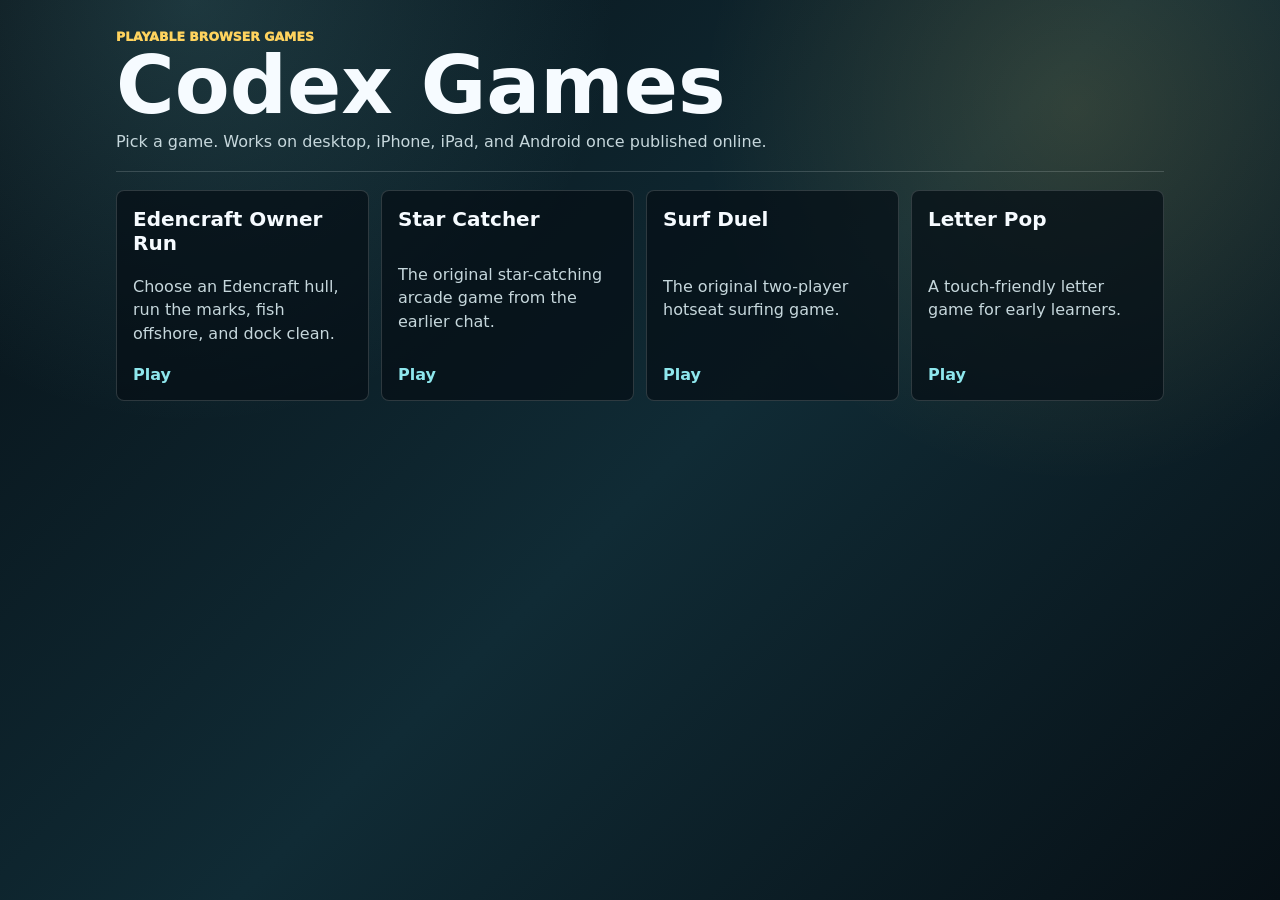
<file: index.html>
<!doctype html>
<html lang="en">
  <head>
    <meta charset="utf-8">
    <meta name="viewport" content="width=device-width, initial-scale=1">
    <title>Codex Games</title>
    <style>
      :root {
        color-scheme: dark;
        font-family: Inter, ui-sans-serif, system-ui, -apple-system, BlinkMacSystemFont, "Segoe UI", sans-serif;
        background: #071016;
        color: #f6fbff;
      }

      * {
        box-sizing: border-box;
      }

      body {
        margin: 0;
        min-height: 100vh;
        background:
          radial-gradient(circle at 15% 0%, rgba(125, 216, 221, 0.18), transparent 30%),
          radial-gradient(circle at 84% 12%, rgba(255, 211, 94, 0.14), transparent 28%),
          linear-gradient(135deg, #071016 0%, #102b35 52%, #071016 100%);
      }

      main {
        width: min(1080px, 100%);
        margin: 0 auto;
        padding: 28px 16px 42px;
      }

      header {
        display: flex;
        align-items: end;
        justify-content: space-between;
        gap: 18px;
        flex-wrap: wrap;
        padding-bottom: 18px;
        border-bottom: 1px solid rgba(246, 251, 255, 0.16);
      }

      p {
        margin: 0;
        color: #c6d7dc;
        line-height: 1.45;
      }

      .eyebrow {
        color: #ffd35e;
        font-size: 0.78rem;
        font-weight: 950;
        text-transform: uppercase;
      }

      h1 {
        margin: 4px 0 8px;
        font-size: clamp(2.4rem, 8vw, 5rem);
        line-height: 0.9;
      }

      .grid {
        display: grid;
        grid-template-columns: repeat(auto-fit, minmax(230px, 1fr));
        gap: 12px;
        margin-top: 18px;
      }

      a {
        min-height: 150px;
        display: grid;
        align-content: space-between;
        gap: 20px;
        padding: 16px;
        border: 1px solid rgba(246, 251, 255, 0.16);
        border-radius: 8px;
        background: rgba(6, 16, 22, 0.74);
        color: inherit;
        text-decoration: none;
      }

      a:hover {
        border-color: #ffd35e;
        background: rgba(255, 211, 94, 0.12);
      }

      strong {
        display: block;
        font-size: 1.25rem;
      }

      span {
        color: #8ee7ed;
        font-weight: 850;
      }
    </style>
  </head>
  <body>
    <main>
      <header>
        <div>
          <p class="eyebrow">Playable browser games</p>
          <h1>Codex Games</h1>
          <p>Pick a game. Works on desktop, iPhone, iPad, and Android once published online.</p>
        </div>
      </header>

      <section class="grid" aria-label="Games">
        <a href="edencraft-boating/">
          <strong>Edencraft Owner Run</strong>
          <p>Choose an Edencraft hull, run the marks, fish offshore, and dock clean.</p>
          <span>Play</span>
        </a>
        <a href="star-catcher-original/">
          <strong>Star Catcher</strong>
          <p>The original star-catching arcade game from the earlier chat.</p>
          <span>Play</span>
        </a>
        <a href="surf-duel-original/">
          <strong>Surf Duel</strong>
          <p>The original two-player hotseat surfing game.</p>
          <span>Play</span>
        </a>
        <a href="letter-pop-original/">
          <strong>Letter Pop</strong>
          <p>A touch-friendly letter game for early learners.</p>
          <span>Play</span>
        </a>
      </section>
    </main>
  </body>
</html>
</file>
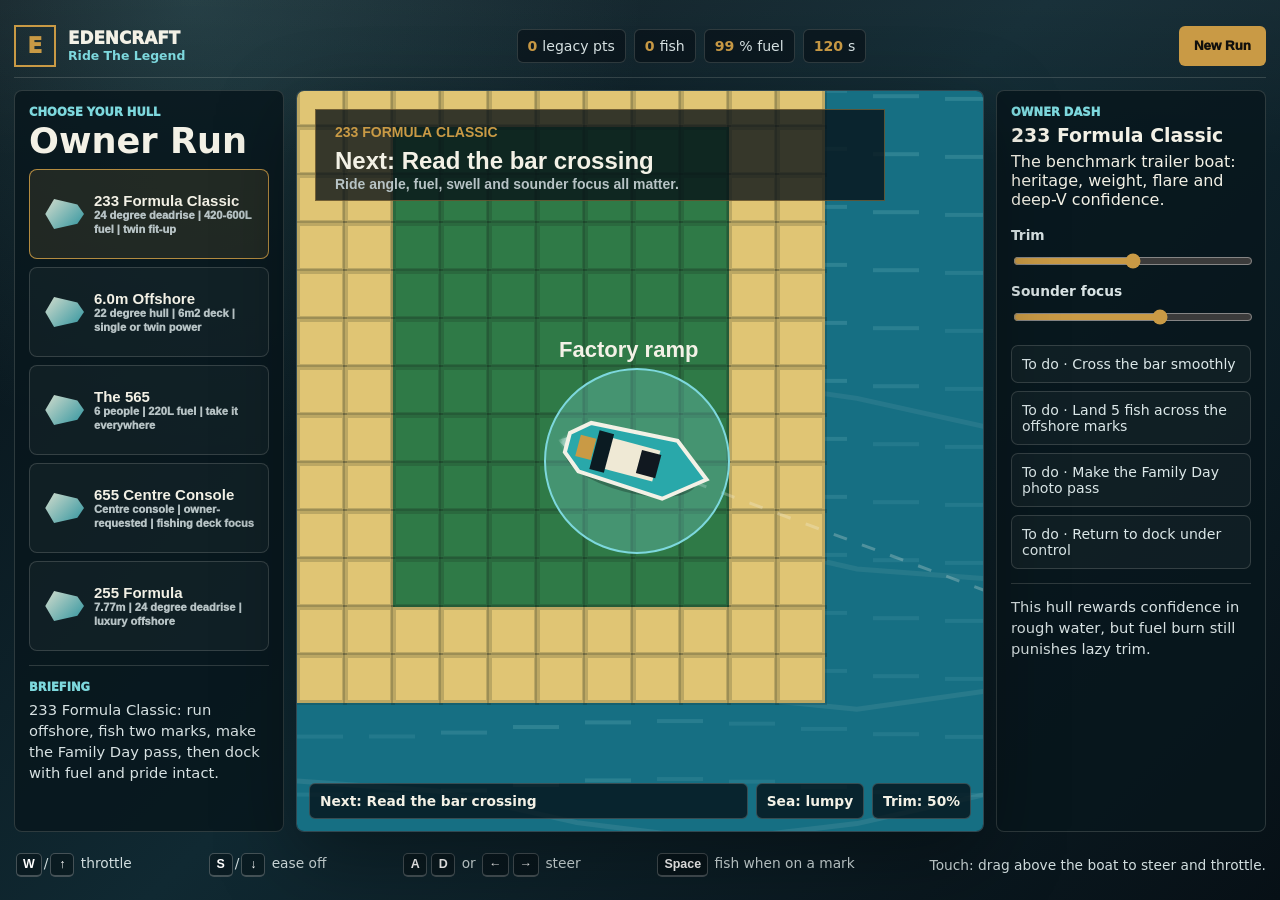
<file: edencraft-boating/index.html>
<!doctype html>
<html lang="en">
  <head>
    <meta charset="utf-8">
    <meta name="viewport" content="width=device-width, initial-scale=1">
    <title>Edencraft Owner Run</title>
    <link rel="stylesheet" href="styles.css">
  </head>
  <body>
    <main class="app" aria-label="Edencraft Owner Run game">
      <section class="brandbar" aria-label="Game header">
        <div class="brandmark" aria-label="Edencraft">
          <span class="brand-symbol">E</span>
          <span>
            <span class="brand-name">EDENCRAFT</span>
            <span class="brand-line">Ride The Legend</span>
          </span>
        </div>
        <div class="run-stats" aria-live="polite">
          <span><b id="score">0</b> legacy pts</span>
          <span><b id="fish">0</b> fish</span>
          <span><b id="fuel">100</b>% fuel</span>
          <span><b id="time">120</b>s</span>
        </div>
        <button id="restart" type="button">New Run</button>
      </section>

      <section class="layout">
        <aside class="panel setup-panel" aria-label="Boat selection">
          <div class="panel-heading">
            <p class="eyebrow">Choose your hull</p>
            <h1>Owner Run</h1>
          </div>
          <div class="boat-list" id="boatList"></div>
          <div class="briefing">
            <p class="eyebrow">Briefing</p>
            <p id="briefingText">Run the marks, fish the grounds, and get home clean.</p>
          </div>
        </aside>

        <section class="game-stage" aria-label="Game stage">
          <canvas id="game" width="1400" height="860" aria-label="Playable Edencraft boating game"></canvas>
          <div class="mission-strip" aria-live="polite">
            <span id="mission">Loading mission...</span>
            <span id="seaState">Sea: clean</span>
            <span id="trimReadout">Trim: 50%</span>
          </div>
        </section>

        <aside class="panel owner-panel" aria-label="Owner dashboard">
          <div>
            <p class="eyebrow">Owner dash</p>
            <h2 id="boatName">233 Formula Classic</h2>
            <p id="boatTagline">Legendary deep V confidence offshore.</p>
          </div>

          <div class="gauge-group">
            <label>
              <span>Trim</span>
              <input id="trim" type="range" min="0" max="100" value="50">
            </label>
            <label>
              <span>Sounder focus</span>
              <input id="sounder" type="range" min="0" max="100" value="62">
            </label>
          </div>

          <div class="objective-list" id="objectives"></div>

          <div class="owner-note">
            <p id="ownerNote">Owners know the run is won by reading the water, not just holding it flat.</p>
          </div>
        </aside>
      </section>

      <section class="controls" aria-label="Controls">
        <span><kbd>W</kbd>/<kbd>↑</kbd> throttle</span>
        <span><kbd>S</kbd>/<kbd>↓</kbd> ease off</span>
        <span><kbd>A</kbd><kbd>D</kbd> or <kbd>←</kbd><kbd>→</kbd> steer</span>
        <span><kbd>Space</kbd> fish when on a mark</span>
        <span>Touch: drag above the boat to steer and throttle.</span>
      </section>
    </main>

    <script src="game.js"></script>
  </body>
</html>
</file>
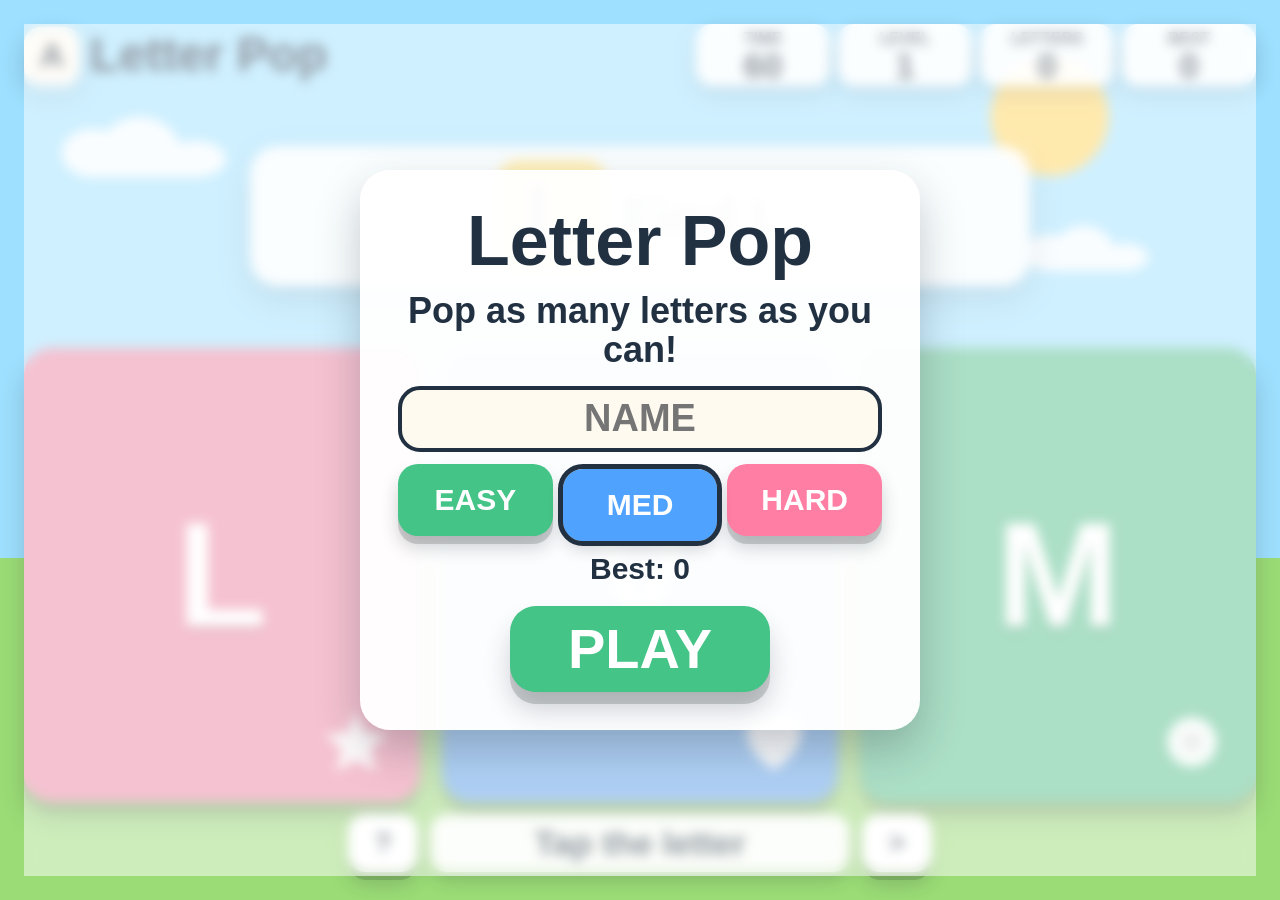
<file: letter-pop-original/index.html>
<!doctype html>
<html lang="en">
<head>
  <meta charset="utf-8">
  <meta name="viewport" content="width=device-width, initial-scale=1, viewport-fit=cover">
  <title>Letter Pop</title>
  <style>
    :root {
      color-scheme: light;
      --ink: #223142;
      --paper: #fffaf0;
      --sun: #ffd45c;
      --pink: #ff7ea3;
      --blue: #4fa3ff;
      --green: #44c486;
      --orange: #ffad42;
      --purple: #9178ff;
      --shadow: rgba(31, 39, 52, 0.2);
      --theme-a: #9ee0ff;
      --theme-b: #9bdc76;
      --theme-c: #fff8b8;
      --accent: #ffe071;
    }

    * {
      box-sizing: border-box;
      -webkit-tap-highlight-color: transparent;
      user-select: none;
    }

    html,
    body {
      height: 100%;
      margin: 0;
      overflow: hidden;
      touch-action: manipulation;
      font-family: "Trebuchet MS", "Arial Rounded MT Bold", Arial, sans-serif;
      color: var(--ink);
      background:
        radial-gradient(circle at 82% 13%, var(--theme-c) 0 58px, transparent 60px),
        linear-gradient(var(--theme-a) 0 62%, var(--theme-b) 62% 100%);
      transition: background 500ms ease;
    }

    body.level-1 {
      --theme-a: #9ee0ff;
      --theme-b: #9bdc76;
      --theme-c: #ffd45c;
      --accent: #ffe071;
    }

    body.level-2 {
      --theme-a: #8dd7ff;
      --theme-b: #4fb8d9;
      --theme-c: #fff3a3;
      --accent: #7cf0d3;
    }

    body.level-3 {
      --theme-a: #9b8fff;
      --theme-b: #35478c;
      --theme-c: #ffffff;
      --accent: #ff99d2;
      color: #fdfcff;
    }

    body.level-4 {
      --theme-a: #ffc1d6;
      --theme-b: #ffd86b;
      --theme-c: #ffffff;
      --accent: #aaf06e;
    }

    .game {
      position: relative;
      display: grid;
      grid-template-rows: auto 1fr auto;
      gap: 12px;
      width: 100%;
      height: 100%;
      min-height: 540px;
      padding: clamp(12px, 2.8vw, 24px);
    }

    .world-art {
      position: absolute;
      inset: 0;
      pointer-events: none;
      overflow: hidden;
      z-index: 0;
    }

    .world-art svg {
      position: absolute;
      opacity: 0.9;
      transition: opacity 300ms ease, transform 500ms ease;
    }

    .cloud {
      width: 180px;
      height: 70px;
      animation: drift 22s linear infinite;
    }

    .cloud.one { left: 4%; top: 13%; }
    .cloud.two {
      right: 10%;
      top: 25%;
      width: 135px;
      height: 54px;
      animation-duration: 28s;
      animation-delay: -8s;
    }

    .fish {
      display: none;
      width: 110px;
      animation: swim 7s ease-in-out infinite;
    }

    .fish.one { left: 8%; top: 68%; }
    .fish.two {
      right: 9%;
      top: 48%;
      width: 86px;
      animation-delay: -2.5s;
    }

    .starry,
    .sweet {
      display: none;
    }

    .starry {
      width: 38px;
      animation: twinkle 1.5s ease-in-out infinite alternate;
    }

    .starry.one { left: 12%; top: 20%; }
    .starry.two { right: 24%; top: 35%; animation-delay: -0.8s; }
    .starry.three { right: 10%; top: 14%; animation-delay: -0.3s; }

    .sweet {
      width: 84px;
      animation: bob 2.8s ease-in-out infinite;
    }

    .sweet.one { left: 7%; top: 65%; }
    .sweet.two { right: 8%; top: 30%; animation-delay: -1.1s; }

    body.level-2 .cloud,
    body.level-3 .cloud,
    body.level-4 .cloud {
      opacity: 0;
    }

    body.level-2 .fish,
    body.level-3 .starry,
    body.level-4 .sweet {
      display: block;
    }

    body.level-3 .fish,
    body.level-4 .fish {
      display: none;
    }

    @keyframes drift {
      0%, 100% { transform: translateX(0); }
      50% { transform: translateX(34px); }
    }

    @keyframes swim {
      0%, 100% { transform: translateX(0) rotate(0deg); }
      50% { transform: translateX(44px) rotate(5deg); }
    }

    @keyframes twinkle {
      from { transform: scale(0.8); opacity: 0.45; }
      to { transform: scale(1.2); opacity: 1; }
    }

    @keyframes bob {
      0%, 100% { transform: translateY(0) rotate(-2deg); }
      50% { transform: translateY(-18px) rotate(3deg); }
    }

    header,
    main,
    footer,
    .overlay {
      position: relative;
      z-index: 1;
    }

    header {
      display: grid;
      grid-template-columns: minmax(150px, 1fr) auto;
      align-items: center;
      gap: 12px;
    }

    .title {
      display: flex;
      align-items: center;
      gap: 10px;
      min-width: 0;
    }

    .logo {
      display: grid;
      place-items: center;
      width: 56px;
      height: 56px;
      border-radius: 17px;
      background: var(--paper);
      color: #223142;
      box-shadow: 0 7px 0 rgba(255, 255, 255, 0.45), 0 10px 24px var(--shadow);
      font-size: 34px;
      font-weight: 900;
    }

    h1 {
      margin: 0;
      color: #223142;
      font-size: clamp(27px, 5vw, 48px);
      line-height: 0.95;
      letter-spacing: 0;
    }

    body.level-3 h1 {
      color: #ffffff;
      text-shadow: 0 3px 0 rgba(0, 0, 0, 0.2);
    }

    .stats {
      display: grid;
      grid-template-columns: repeat(4, minmax(68px, 1fr));
      gap: 8px;
      width: min(560px, 62vw);
    }

    .stat {
      min-width: 0;
      height: 62px;
      padding: 6px 8px;
      border-radius: 17px;
      background: rgba(255, 255, 255, 0.92);
      color: #223142;
      box-shadow: 0 8px 20px var(--shadow);
      text-align: center;
    }

    .stat-label {
      display: block;
      font-size: clamp(11px, 1.7vw, 16px);
      font-weight: 900;
      line-height: 1.1;
    }

    .stat-value {
      display: block;
      font-size: clamp(25px, 4vw, 35px);
      font-weight: 900;
      line-height: 1;
    }

    main {
      display: grid;
      grid-template-rows: minmax(118px, 0.7fr) minmax(245px, 1.35fr);
      gap: 15px;
      min-height: 0;
    }

    .prompt-zone {
      display: grid;
      place-items: center;
      min-height: 118px;
    }

    .prompt-bubble {
      display: flex;
      align-items: center;
      justify-content: center;
      gap: 14px;
      width: min(780px, 100%);
      min-height: 112px;
      padding: 14px;
      border-radius: 28px;
      background: rgba(255, 255, 255, 0.9);
      color: #223142;
      box-shadow: 0 12px 30px var(--shadow);
    }

    .prompt-letter {
      display: grid;
      place-items: center;
      width: clamp(76px, 13vw, 112px);
      aspect-ratio: 1;
      border-radius: 24px;
      background: var(--accent);
      color: #2b3550;
      font-size: clamp(54px, 10vw, 86px);
      font-weight: 900;
      box-shadow: inset 0 -9px 0 rgba(0, 0, 0, 0.08);
    }

    .prompt-text {
      min-width: 0;
      font-size: clamp(30px, 5.2vw, 54px);
      font-weight: 900;
      line-height: 1;
    }

    .choices {
      display: grid;
      grid-template-columns: repeat(2, minmax(0, 1fr));
      gap: clamp(12px, 2.3vw, 22px);
      align-content: stretch;
      min-height: 0;
    }

    .letter-card {
      position: relative;
      display: grid;
      place-items: center;
      min-height: 118px;
      border: 0;
      border-radius: 28px;
      color: #fff;
      box-shadow: 0 12px 0 rgba(0, 0, 0, 0.14), 0 18px 26px var(--shadow);
      font: inherit;
      cursor: pointer;
      overflow: hidden;
      transform: translateY(0);
      transition: transform 120ms ease, box-shadow 120ms ease, filter 120ms ease;
    }

    .letter-card:disabled {
      cursor: default;
      filter: saturate(0.8);
    }

    .letter-card:active,
    .letter-card.pressed {
      transform: translateY(8px) scale(0.98);
      box-shadow: 0 4px 0 rgba(0, 0, 0, 0.16), 0 9px 18px var(--shadow);
    }

    .letter-card.correct {
      animation: yay 700ms ease both;
    }

    .letter-card.try-again {
      animation: wiggle 420ms ease;
      filter: saturate(0.8);
    }

    .letter {
      position: relative;
      z-index: 1;
      font-size: clamp(74px, 18vw, 148px);
      font-weight: 900;
      line-height: 1;
      text-shadow: 0 5px 0 rgba(0, 0, 0, 0.14);
    }

    .mini-shape {
      position: absolute;
      right: clamp(12px, 3vw, 26px);
      bottom: clamp(10px, 2.4vw, 22px);
      width: clamp(42px, 9vw, 76px);
      height: clamp(42px, 9vw, 76px);
      opacity: 0.95;
    }

    .card-0 { background: var(--pink); }
    .card-1 { background: var(--blue); }
    .card-2 { background: var(--green); }
    .card-3 { background: var(--orange); }
    .card-4 { background: var(--purple); }

    @keyframes yay {
      0% { transform: scale(1); }
      35% { transform: scale(1.08) rotate(-2deg); }
      70% { transform: scale(1.04) rotate(2deg); }
      100% { transform: scale(1); }
    }

    @keyframes wiggle {
      0%, 100% { transform: translateX(0); }
      25% { transform: translateX(-10px); }
      50% { transform: translateX(10px); }
      75% { transform: translateX(-6px); }
    }

    footer {
      display: grid;
      grid-template-columns: auto minmax(120px, 420px) auto;
      justify-content: center;
      gap: 12px;
      min-height: 62px;
    }

    .control {
      display: grid;
      place-items: center;
      min-width: 70px;
      height: 58px;
      border: 0;
      border-radius: 18px;
      background: #ffffff;
      color: #223142;
      box-shadow: 0 8px 0 rgba(0, 0, 0, 0.12), 0 12px 20px var(--shadow);
      font-size: 28px;
      font-weight: 900;
      cursor: pointer;
    }

    .control:active {
      transform: translateY(6px);
      box-shadow: 0 2px 0 rgba(0, 0, 0, 0.15), 0 7px 16px var(--shadow);
    }

    .feedback {
      display: grid;
      place-items: center;
      min-width: 0;
      height: 58px;
      border-radius: 18px;
      background: rgba(255, 255, 255, 0.92);
      color: #223142;
      box-shadow: 0 8px 18px var(--shadow);
      font-size: clamp(20px, 3.5vw, 34px);
      font-weight: 900;
      text-align: center;
      padding: 0 12px;
    }

    .confetti {
      position: absolute;
      inset: 0;
      pointer-events: none;
      overflow: hidden;
      z-index: 2;
    }

    .dot {
      position: absolute;
      width: 14px;
      height: 14px;
      border-radius: 50%;
      animation: pop 850ms ease-out forwards;
    }

    @keyframes pop {
      from {
        opacity: 1;
        transform: translate(0, 0) scale(1);
      }
      to {
        opacity: 0;
        transform: translate(var(--x), var(--y)) scale(0.2);
      }
    }

    .overlay {
      position: absolute;
      inset: clamp(12px, 2.8vw, 24px);
      display: grid;
      place-items: center;
      background: rgba(255, 255, 255, 0.5);
      backdrop-filter: blur(6px);
      z-index: 5;
    }

    .overlay.hidden {
      display: none;
    }

    .panel {
      display: grid;
      gap: 16px;
      justify-items: center;
      width: min(560px, 92vw);
      padding: clamp(22px, 5vw, 38px);
      border-radius: 30px;
      background: rgba(255, 255, 255, 0.96);
      color: #223142;
      box-shadow: 0 20px 44px rgba(31, 39, 52, 0.25);
      text-align: center;
    }

    .panel h2 {
      margin: 0;
      font-size: clamp(38px, 8vw, 70px);
      line-height: 0.95;
      letter-spacing: 0;
    }

    .panel p {
      margin: 0;
      font-size: clamp(22px, 4.2vw, 36px);
      font-weight: 900;
      line-height: 1.1;
    }

    .menu-fields {
      display: grid;
      gap: 12px;
      width: 100%;
    }

    .name-input {
      width: 100%;
      min-height: 66px;
      border: 4px solid #223142;
      border-radius: 22px;
      background: #fffaf0;
      color: #223142;
      font: inherit;
      font-size: clamp(24px, 5vw, 38px);
      font-weight: 900;
      text-align: center;
      outline: 0;
      user-select: text;
    }

    .name-input:focus {
      border-color: #44c486;
      box-shadow: 0 0 0 5px rgba(68, 196, 134, 0.22);
    }

    .difficulty-grid {
      display: grid;
      grid-template-columns: repeat(3, minmax(0, 1fr));
      gap: 10px;
      width: 100%;
    }

    .difficulty-btn {
      min-height: 72px;
      border: 0;
      border-radius: 20px;
      background: #4fa3ff;
      color: #ffffff;
      box-shadow: 0 8px 0 rgba(0, 0, 0, 0.15), 0 12px 18px var(--shadow);
      font: inherit;
      font-size: clamp(18px, 3.6vw, 30px);
      font-weight: 900;
      cursor: pointer;
    }

    .difficulty-btn[data-mode="easy"] {
      background: #44c486;
    }

    .difficulty-btn[data-mode="hard"] {
      background: #ff7ea3;
    }

    .difficulty-btn.selected {
      outline: 5px solid #223142;
      transform: translateY(5px);
      box-shadow: 0 3px 0 rgba(0, 0, 0, 0.17), 0 8px 16px var(--shadow);
    }

    .high-score-line {
      min-height: 38px;
      font-size: clamp(19px, 3.6vw, 30px);
      font-weight: 900;
      color: #223142;
    }

    .big-play {
      display: grid;
      place-items: center;
      width: min(260px, 70vw);
      min-height: 86px;
      border: 0;
      border-radius: 26px;
      background: #44c486;
      color: #ffffff;
      box-shadow: 0 12px 0 rgba(0, 0, 0, 0.16), 0 18px 26px var(--shadow);
      font: inherit;
      font-size: clamp(32px, 7vw, 56px);
      font-weight: 900;
      cursor: pointer;
    }

    .big-play:active {
      transform: translateY(7px);
      box-shadow: 0 5px 0 rgba(0, 0, 0, 0.16), 0 12px 20px var(--shadow);
    }

    @media (orientation: landscape) and (max-height: 650px) {
      .game {
        grid-template-rows: auto 1fr;
      }

      main {
        grid-template-columns: minmax(250px, 0.72fr) minmax(360px, 1.28fr);
        grid-template-rows: 1fr;
      }

      footer {
        position: absolute;
        left: clamp(12px, 2.8vw, 24px);
        bottom: clamp(12px, 2.8vw, 24px);
        grid-template-columns: auto minmax(150px, 300px) auto;
        justify-content: start;
      }

      .prompt-bubble {
        flex-direction: column;
        min-height: 220px;
        text-align: center;
      }
    }

    @media (max-width: 620px) {
      header {
        grid-template-columns: 1fr;
      }

      .stats {
        width: 100%;
      }

      .difficulty-grid {
        grid-template-columns: 1fr;
      }
    }

    @media (max-width: 460px) {
      .game {
        min-height: 100%;
        gap: 9px;
      }

      .logo {
        width: 46px;
        height: 46px;
        border-radius: 15px;
        font-size: 28px;
      }

      .stat {
        height: 54px;
        border-radius: 15px;
      }

      .prompt-bubble {
        border-radius: 22px;
        min-height: 102px;
      }

      .choices {
        gap: 10px;
      }

      .letter-card {
        border-radius: 22px;
        min-height: 106px;
      }

      footer {
        grid-template-columns: 58px minmax(120px, 1fr) 58px;
        min-height: 52px;
        gap: 8px;
      }

      .control {
        min-width: 58px;
        height: 50px;
        border-radius: 15px;
      }

      .feedback {
        height: 50px;
        border-radius: 15px;
      }
    }
  </style>
</head>
<body class="level-1">
  <div class="game" aria-label="Letter Pop game">
    <div class="world-art" aria-hidden="true">
      <svg class="cloud one" viewBox="0 0 180 70"><path fill="#fff" d="M42 60c-17 0-31-10-31-24s14-24 31-24c5 0 10 1 14 3C63 6 75 0 89 0c19 0 35 12 39 27 5-2 10-3 16-3 17 0 31 8 31 18s-14 18-31 18H42z"/></svg>
      <svg class="cloud two" viewBox="0 0 180 70"><path fill="#fff" d="M42 60c-17 0-31-10-31-24s14-24 31-24c5 0 10 1 14 3C63 6 75 0 89 0c19 0 35 12 39 27 5-2 10-3 16-3 17 0 31 8 31 18s-14 18-31 18H42z"/></svg>
      <svg class="fish one" viewBox="0 0 120 70"><path fill="#ff9ab7" d="M8 35c19-22 51-27 84 0-33 27-65 22-84 0z"/><path fill="#ffd166" d="M86 35 118 12v46z"/><circle cx="38" cy="28" r="5" fill="#223142"/></svg>
      <svg class="fish two" viewBox="0 0 120 70"><path fill="#7cf0d3" d="M8 35c19-22 51-27 84 0-33 27-65 22-84 0z"/><path fill="#fff3a3" d="M86 35 118 12v46z"/><circle cx="38" cy="28" r="5" fill="#223142"/></svg>
      <svg class="starry one" viewBox="0 0 80 80"><path fill="#fff" d="m40 6 8 25 26 1-21 15 7 25-20-15-20 15 7-25L6 32l26-1z"/></svg>
      <svg class="starry two" viewBox="0 0 80 80"><path fill="#ffe071" d="m40 6 8 25 26 1-21 15 7 25-20-15-20 15 7-25L6 32l26-1z"/></svg>
      <svg class="starry three" viewBox="0 0 80 80"><path fill="#ff99d2" d="m40 6 8 25 26 1-21 15 7 25-20-15-20 15 7-25L6 32l26-1z"/></svg>
      <svg class="sweet one" viewBox="0 0 90 90"><circle cx="45" cy="45" r="28" fill="#fff"/><path fill="#ff7ea3" d="M20 42h50v10H20z" transform="rotate(-25 45 47)"/></svg>
      <svg class="sweet two" viewBox="0 0 90 90"><path fill="#fff" d="M12 32h66v26H12z"/><path fill="#7cf0d3" d="m12 32-10 13 10 13zm66 0 10 13-10 13z"/></svg>
    </div>

    <header>
      <div class="title">
        <div class="logo" id="logo" aria-hidden="true">A</div>
        <h1>Letter Pop</h1>
      </div>
      <div class="stats" aria-label="game stats">
        <div class="stat"><span class="stat-label">TIME</span><span class="stat-value" id="time">60</span></div>
        <div class="stat"><span class="stat-label">LEVEL</span><span class="stat-value" id="level">1</span></div>
        <div class="stat"><span class="stat-label">LETTERS</span><span class="stat-value" id="score">0</span></div>
        <div class="stat"><span class="stat-label">BEST</span><span class="stat-value" id="bestScore">0</span></div>
      </div>
    </header>

    <main>
      <section class="prompt-zone">
        <div class="prompt-bubble" aria-live="polite">
          <div class="prompt-letter" id="promptLetter">A</div>
          <div class="prompt-text" id="promptText">Find A</div>
        </div>
      </section>

      <section class="choices" id="choices" aria-label="letter choices"></section>
    </main>

    <footer>
      <button class="control" id="speakButton" type="button" aria-label="say the letter again">?</button>
      <div class="feedback" id="feedback">Tap play</div>
      <button class="control" id="nextButton" type="button" aria-label="new letter">></button>
    </footer>

    <div class="overlay" id="overlay">
      <div class="panel">
        <h2 id="overlayTitle">Letter Pop</h2>
        <p id="overlayText">Pop as many letters as you can!</p>
        <div class="menu-fields">
          <input class="name-input" id="playerName" maxlength="10" autocomplete="off" inputmode="text" aria-label="player name" placeholder="NAME">
          <div class="difficulty-grid" aria-label="difficulty">
            <button class="difficulty-btn" data-mode="easy" type="button">EASY</button>
            <button class="difficulty-btn selected" data-mode="medium" type="button">MED</button>
            <button class="difficulty-btn" data-mode="hard" type="button">HARD</button>
          </div>
        </div>
        <div class="high-score-line" id="highScoreLine">Best: 0</div>
        <button class="big-play" id="playButton" type="button">PLAY</button>
      </div>
    </div>

    <div class="confetti" id="confetti" aria-hidden="true"></div>
  </div>

  <script>
    const letters = "ABCDEFGHIJKLMNOPQRSTUVWXYZ".split("");
    const baseColors = ["#ff7ea3", "#4fa3ff", "#44c486", "#ffad42", "#9178ff"];
    const praise = ["Yay!", "Great!", "Pop!", "Nice!", "Wow!"];
    const levelNames = ["Meadow", "Ocean", "Space", "Treats"];
    const shapeTypes = ["star", "heart", "circle", "diamond", "moon"];
    const difficulties = {
      easy: { label: "EASY", seconds: 90, startChoices: 2, levelEvery: 7 },
      medium: { label: "MED", seconds: 60, startChoices: 3, levelEvery: 5 },
      hard: { label: "HARD", seconds: 45, startChoices: 4, levelEvery: 4 }
    };
    const storageKey = "letter-pop-high-score";
    const nameKey = "letter-pop-player-name";

    const state = {
      target: "A",
      lastTarget: "",
      score: 0,
      round: 0,
      level: 1,
      timeLeft: difficulties.medium.seconds,
      difficulty: "medium",
      isPlaying: false,
      hasSpoken: false,
      timerId: null
    };

    const choicesEl = document.getElementById("choices");
    const promptLetterEl = document.getElementById("promptLetter");
    const promptTextEl = document.getElementById("promptText");
    const scoreEl = document.getElementById("score");
    const bestScoreEl = document.getElementById("bestScore");
    const levelEl = document.getElementById("level");
    const timeEl = document.getElementById("time");
    const feedbackEl = document.getElementById("feedback");
    const confettiEl = document.getElementById("confetti");
    const speakButton = document.getElementById("speakButton");
    const nextButton = document.getElementById("nextButton");
    const playButton = document.getElementById("playButton");
    const overlay = document.getElementById("overlay");
    const overlayTitle = document.getElementById("overlayTitle");
    const overlayText = document.getElementById("overlayText");
    const logo = document.getElementById("logo");
    const playerNameInput = document.getElementById("playerName");
    const highScoreLine = document.getElementById("highScoreLine");
    const difficultyButtons = Array.from(document.querySelectorAll(".difficulty-btn"));

    function speak(text) {
      if (!("speechSynthesis" in window)) return;
      window.speechSynthesis.cancel();
      const utterance = new SpeechSynthesisUtterance(text);
      utterance.rate = 0.78;
      utterance.pitch = 1.15;
      utterance.volume = 1;
      window.speechSynthesis.speak(utterance);
    }

    function shuffle(items) {
      const copy = [...items];
      for (let i = copy.length - 1; i > 0; i -= 1) {
        const j = Math.floor(Math.random() * (i + 1));
        [copy[i], copy[j]] = [copy[j], copy[i]];
      }
      return copy;
    }

    function nextTarget() {
      state.round += 1;
      const pool = letters.filter((letter) => letter !== state.lastTarget);
      const target = pool[Math.floor(Math.random() * pool.length)];
      state.lastTarget = target;
      return target;
    }

    function choicesForLevel() {
      const config = difficulties[state.difficulty];
      return Math.min(5, config.startChoices + state.level - 1);
    }

    function makeChoices(target) {
      const total = choicesForLevel();
      const others = shuffle(letters.filter((letter) => letter !== target)).slice(0, total - 1);
      return shuffle([target, ...others]);
    }

    function updateLevel() {
      const config = difficulties[state.difficulty];
      const newLevel = Math.min(4, Math.floor(state.score / config.levelEvery) + 1);
      if (newLevel === state.level) return;
      state.level = newLevel;
      applyTheme();
      feedbackEl.textContent = `Level ${state.level}!`;
      speak(`Level ${state.level}. ${levelNames[state.level - 1]}.`);
      popScreenConfetti();
    }

    function applyTheme() {
      document.body.className = `level-${state.level}`;
      levelEl.textContent = state.level;
      logo.textContent = ["A", "~", "*", "O"][state.level - 1];
      document.title = `Letter Pop - Level ${state.level}`;
    }

    function cleanName(value) {
      const trimmed = value.trim().replace(/\s+/g, " ");
      return trimmed || "Player";
    }

    function loadHighScore() {
      try {
        return JSON.parse(localStorage.getItem(storageKey)) || {};
      } catch {
        return {};
      }
    }

    function saveHighScore(record) {
      localStorage.setItem(storageKey, JSON.stringify(record));
    }

    function currentHighScore() {
      const allScores = loadHighScore();
      return allScores[state.difficulty] || { name: "Player", score: 0, difficulty: state.difficulty };
    }

    function updateHighScoreDisplay() {
      const record = currentHighScore();
      bestScoreEl.textContent = record.score;
      highScoreLine.textContent = record.score > 0 ? `Best: ${record.name} ${record.score}` : "Best: 0";
    }

    function selectDifficulty(mode) {
      state.difficulty = mode;
      const config = difficulties[state.difficulty];
      timeEl.textContent = config.seconds;
      difficultyButtons.forEach((button) => {
        button.classList.toggle("selected", button.dataset.mode === mode);
      });
      updateHighScoreDisplay();
      speak(`${config.label} mode.`);
    }

    function shapeSvg(type) {
      if (type === "heart") {
        return '<svg class="mini-shape" viewBox="0 0 80 80" aria-hidden="true"><path fill="#fff" d="M40 69S11 52 11 29c0-10 8-18 18-18 6 0 10 3 11 6 2-3 6-6 12-6 10 0 17 8 17 18 0 23-29 40-29 40z"/></svg>';
      }
      if (type === "circle") {
        return '<svg class="mini-shape" viewBox="0 0 80 80" aria-hidden="true"><circle cx="40" cy="40" r="26" fill="#fff"/><circle cx="40" cy="40" r="11" fill="rgba(0,0,0,.12)"/></svg>';
      }
      if (type === "diamond") {
        return '<svg class="mini-shape" viewBox="0 0 80 80" aria-hidden="true"><path fill="#fff" d="M40 9 72 40 40 71 8 40z"/><path fill="rgba(0,0,0,.12)" d="M40 23 58 40 40 57 22 40z"/></svg>';
      }
      if (type === "moon") {
        return '<svg class="mini-shape" viewBox="0 0 80 80" aria-hidden="true"><path fill="#fff" d="M55 67A28 28 0 0 1 45 12a24 24 0 1 0 10 55z"/></svg>';
      }
      return '<svg class="mini-shape" viewBox="0 0 80 80" aria-hidden="true"><path fill="#fff" d="m40 8 9 22 24 2-18 16 6 23-21-12-21 12 6-23L7 32l24-2z"/></svg>';
    }

    function drawRound() {
      if (!state.isPlaying) return;

      state.target = nextTarget();
      const choices = makeChoices(state.target);
      promptLetterEl.textContent = state.target;
      promptTextEl.textContent = `Find ${state.target}`;
      feedbackEl.textContent = "Tap the letter";
      choicesEl.innerHTML = "";
      choicesEl.style.gridTemplateColumns = choices.length <= 3 ? `repeat(${choices.length}, minmax(0, 1fr))` : "repeat(2, minmax(0, 1fr))";

      choices.forEach((letter, index) => {
        const button = document.createElement("button");
        button.className = `letter-card card-${index}`;
        button.type = "button";
        button.dataset.letter = letter;
        button.setAttribute("aria-label", `letter ${letter}`);
        button.innerHTML = `<span class="letter">${letter}</span>${shapeSvg(shapeTypes[index])}`;
        button.style.background = baseColors[index];
        button.addEventListener("pointerdown", () => button.classList.add("pressed"));
        button.addEventListener("pointerup", () => button.classList.remove("pressed"));
        button.addEventListener("pointercancel", () => button.classList.remove("pressed"));
        button.addEventListener("click", () => chooseLetter(button, letter));
        choicesEl.appendChild(button);
      });

      setTimeout(() => speak(`Find the letter ${state.target}`), 120);
    }

    function chooseLetter(button, letter) {
      if (!state.isPlaying) return;

      if (letter === state.target) {
        state.score += 1;
        scoreEl.textContent = state.score;
        feedbackEl.textContent = praise[state.score % praise.length];
        button.classList.add("correct");
        disableChoices();
        popConfetti(button);
        speak(`${letter}. Good job!`);
        updateLevel();
        setTimeout(drawRound, 720);
        return;
      }

      feedbackEl.textContent = "Try again";
      button.classList.remove("try-again");
      void button.offsetWidth;
      button.classList.add("try-again");
      speak(`That is ${letter}. Find ${state.target}`);
    }

    function disableChoices() {
      choicesEl.querySelectorAll("button").forEach((button) => {
        button.disabled = true;
      });
    }

    function startGame() {
      clearInterval(state.timerId);
      const config = difficulties[state.difficulty];
      const playerName = cleanName(playerNameInput.value);
      playerNameInput.value = playerName;
      localStorage.setItem(nameKey, playerName);
      state.score = 0;
      state.round = 0;
      state.level = 1;
      state.lastTarget = "";
      state.timeLeft = config.seconds;
      state.isPlaying = true;
      state.hasSpoken = true;
      scoreEl.textContent = state.score;
      timeEl.textContent = state.timeLeft;
      updateHighScoreDisplay();
      overlay.classList.add("hidden");
      applyTheme();
      drawRound();
      speak(`${config.label}. Ready, set, pop letters!`);
      state.timerId = setInterval(tick, 1000);
    }

    function tick() {
      state.timeLeft -= 1;
      timeEl.textContent = state.timeLeft;
      if (state.timeLeft === 10) speak("Ten seconds.");
      if (state.timeLeft <= 0) finishGame();
    }

    function finishGame() {
      clearInterval(state.timerId);
      state.isPlaying = false;
      disableChoices();
      feedbackEl.textContent = "Time up!";
      const playerName = cleanName(playerNameInput.value);
      const allScores = loadHighScore();
      const oldRecord = currentHighScore();
      const isNewBest = state.score > oldRecord.score;
      if (isNewBest) {
        allScores[state.difficulty] = { name: playerName, score: state.score, difficulty: state.difficulty };
        saveHighScore(allScores);
      }
      updateHighScoreDisplay();
      overlayTitle.textContent = isNewBest ? "New Best!" : `${state.score} letters!`;
      overlayText.textContent = `${playerName} popped ${state.score} letters on ${difficulties[state.difficulty].label}.`;
      playButton.textContent = "AGAIN";
      overlay.classList.remove("hidden");
      speak(isNewBest ? `New best. ${playerName} popped ${state.score} letters.` : `Time is up. You popped ${state.score} letters.`);
      popScreenConfetti();
    }

    function popConfetti(button) {
      const rect = button.getBoundingClientRect();
      burst(rect.left + rect.width / 2, rect.top + rect.height / 2, 24);
    }

    function popScreenConfetti() {
      burst(window.innerWidth / 2, window.innerHeight / 2, 40);
    }

    function burst(originX, originY, count) {
      const palette = ["#fff", "#ffe071", "#ff7ea3", "#4fa3ff", "#44c486", "#9178ff"];

      for (let i = 0; i < count; i += 1) {
        const dot = document.createElement("span");
        const angle = (Math.PI * 2 * i) / count;
        const distance = 80 + Math.random() * 130;
        dot.className = "dot";
        dot.style.left = `${originX}px`;
        dot.style.top = `${originY}px`;
        dot.style.background = palette[i % palette.length];
        dot.style.setProperty("--x", `${Math.cos(angle) * distance}px`);
        dot.style.setProperty("--y", `${Math.sin(angle) * distance}px`);
        confettiEl.appendChild(dot);
        dot.addEventListener("animationend", () => dot.remove());
      }
    }

    speakButton.addEventListener("click", () => speak(`Find the letter ${state.target}`));
    nextButton.addEventListener("click", drawRound);
    playButton.addEventListener("click", startGame);
    playerNameInput.addEventListener("input", () => {
      localStorage.setItem(nameKey, cleanName(playerNameInput.value));
    });
    difficultyButtons.forEach((button) => {
      button.addEventListener("click", () => selectDifficulty(button.dataset.mode));
    });

    window.addEventListener("pointerdown", () => {
      if (!state.hasSpoken) {
        state.hasSpoken = true;
        speak("Tap play to start.");
      }
    }, { once: true });

    playerNameInput.value = localStorage.getItem(nameKey) || "";
    applyTheme();
    selectDifficulty(state.difficulty);
    state.isPlaying = true;
    drawRound();
    state.isPlaying = false;
    disableChoices();
  </script>
</body>
</html>
</file>
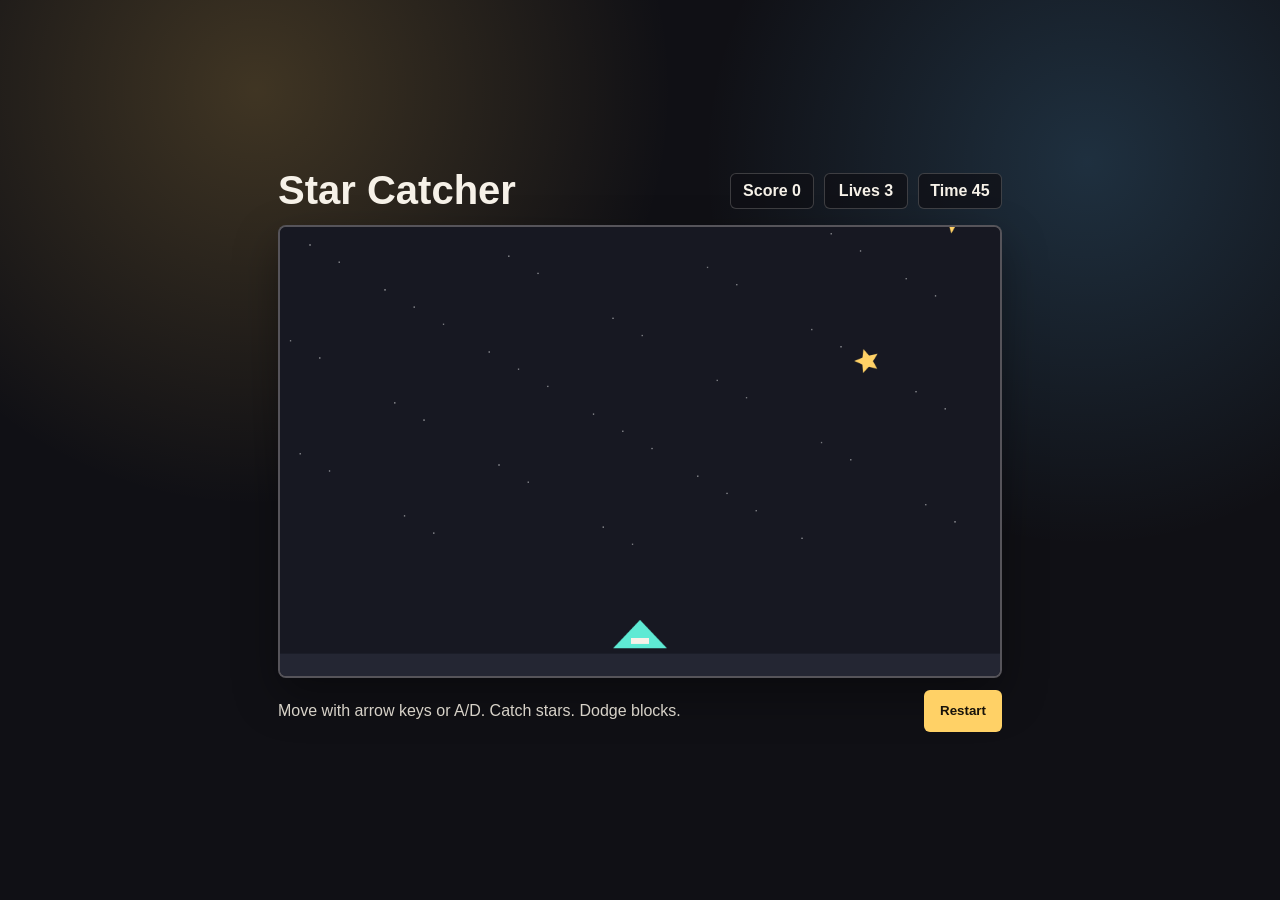
<file: star-catcher-original/index.html>
<!doctype html>
<html lang="en">
<head>
  <meta charset="utf-8">
  <meta name="viewport" content="width=device-width, initial-scale=1">
  <title>Star Catcher</title>
  <style>
    :root {
      color-scheme: dark;
      font-family: Arial, Helvetica, sans-serif;
      background: #101015;
      color: #f6f1e8;
    }

    * {
      box-sizing: border-box;
    }

    body {
      margin: 0;
      min-height: 100vh;
      display: grid;
      place-items: center;
      background:
        radial-gradient(circle at 20% 10%, rgba(255, 201, 92, 0.2), transparent 26rem),
        radial-gradient(circle at 85% 18%, rgba(96, 192, 255, 0.18), transparent 24rem),
        #101015;
    }

    main {
      width: min(94vw, 760px);
      padding: 18px;
    }

    .topbar {
      display: flex;
      align-items: center;
      justify-content: space-between;
      gap: 12px;
      margin-bottom: 12px;
    }

    h1 {
      margin: 0;
      font-size: clamp(1.6rem, 4vw, 2.5rem);
      letter-spacing: 0;
    }

    .stats {
      display: flex;
      gap: 10px;
      flex-wrap: wrap;
      justify-content: flex-end;
      font-weight: 700;
    }

    .stats span {
      min-width: 84px;
      padding: 8px 10px;
      border: 1px solid rgba(246, 241, 232, 0.2);
      border-radius: 6px;
      background: rgba(16, 16, 21, 0.74);
      text-align: center;
    }

    canvas {
      width: 100%;
      aspect-ratio: 16 / 10;
      display: block;
      border: 2px solid rgba(246, 241, 232, 0.28);
      border-radius: 8px;
      background: #171822;
      box-shadow: 0 18px 44px rgba(0, 0, 0, 0.35);
    }

    .controls {
      display: flex;
      justify-content: space-between;
      align-items: center;
      gap: 12px;
      margin-top: 12px;
      flex-wrap: wrap;
    }

    button {
      min-height: 42px;
      padding: 0 16px;
      border: 0;
      border-radius: 6px;
      background: #ffd166;
      color: #17120a;
      font-weight: 800;
      cursor: pointer;
    }

    button:hover {
      background: #ffe08f;
    }

    p {
      margin: 0;
      color: #d7d2c8;
      line-height: 1.4;
    }

    @media (max-width: 560px) {
      main {
        padding: 12px;
      }

      .topbar {
        align-items: flex-start;
        flex-direction: column;
      }

      .stats {
        justify-content: flex-start;
      }
    }
  </style>
</head>
<body>
  <main>
    <div class="topbar">
      <h1>Star Catcher</h1>
      <div class="stats" aria-live="polite">
        <span id="score">Score 0</span>
        <span id="lives">Lives 3</span>
        <span id="time">Time 45</span>
      </div>
    </div>

    <canvas id="game" width="960" height="600" aria-label="Star Catcher game area"></canvas>

    <div class="controls">
      <p>Move with arrow keys or A/D. Catch stars. Dodge blocks.</p>
      <button id="restart" type="button">Restart</button>
    </div>
  </main>

  <script>
    const canvas = document.querySelector("#game");
    const ctx = canvas.getContext("2d");
    const scoreEl = document.querySelector("#score");
    const livesEl = document.querySelector("#lives");
    const timeEl = document.querySelector("#time");
    const restartBtn = document.querySelector("#restart");

    const keys = new Set();
    const player = { x: 450, y: 530, width: 70, height: 34, speed: 430 };
    let score;
    let lives;
    let timeLeft;
    let drops;
    let spawnTimer;
    let lastTime;
    let running;

    function resetGame() {
      score = 0;
      lives = 3;
      timeLeft = 45;
      drops = [];
      spawnTimer = 0;
      lastTime = performance.now();
      running = true;
      player.x = (canvas.width - player.width) / 2;
      updateHud();
      requestAnimationFrame(loop);
    }

    function updateHud() {
      scoreEl.textContent = `Score ${score}`;
      livesEl.textContent = `Lives ${lives}`;
      timeEl.textContent = `Time ${Math.ceil(Math.max(0, timeLeft))}`;
    }

    function spawnDrop() {
      const isStar = Math.random() > 0.32;
      drops.push({
        x: 28 + Math.random() * (canvas.width - 56),
        y: -36,
        radius: isStar ? 17 : 19,
        speed: isStar ? 135 + Math.random() * 130 : 160 + Math.random() * 150,
        type: isStar ? "star" : "block",
        spin: Math.random() * Math.PI
      });
    }

    function drawBackground() {
      ctx.fillStyle = "#171822";
      ctx.fillRect(0, 0, canvas.width, canvas.height);

      ctx.fillStyle = "rgba(255,255,255,0.42)";
      for (let i = 0; i < 48; i += 1) {
        const x = (i * 139) % canvas.width;
        const y = (i * 83) % 430;
        ctx.fillRect(x, y, 2, 2);
      }

      ctx.fillStyle = "#242633";
      ctx.fillRect(0, 570, canvas.width, 30);
    }

    function drawPlayer() {
      ctx.save();
      ctx.translate(player.x + player.width / 2, player.y + player.height / 2);
      ctx.fillStyle = "#5eead4";
      ctx.beginPath();
      ctx.moveTo(-36, 16);
      ctx.lineTo(0, -22);
      ctx.lineTo(36, 16);
      ctx.closePath();
      ctx.fill();
      ctx.fillStyle = "#f6f1e8";
      ctx.fillRect(-12, 2, 24, 8);
      ctx.restore();
    }

    function drawStar(drop) {
      ctx.save();
      ctx.translate(drop.x, drop.y);
      ctx.rotate(drop.spin);
      ctx.fillStyle = "#ffd166";
      ctx.beginPath();
      for (let i = 0; i < 10; i += 1) {
        const angle = (Math.PI / 5) * i;
        const radius = i % 2 === 0 ? drop.radius : drop.radius * 0.46;
        ctx.lineTo(Math.cos(angle) * radius, Math.sin(angle) * radius);
      }
      ctx.closePath();
      ctx.fill();
      ctx.restore();
    }

    function drawBlock(drop) {
      ctx.save();
      ctx.translate(drop.x, drop.y);
      ctx.rotate(drop.spin);
      ctx.fillStyle = "#ff6b6b";
      ctx.fillRect(-drop.radius, -drop.radius, drop.radius * 2, drop.radius * 2);
      ctx.restore();
    }

    function intersects(drop) {
      return drop.x > player.x - drop.radius &&
        drop.x < player.x + player.width + drop.radius &&
        drop.y > player.y - drop.radius &&
        drop.y < player.y + player.height + drop.radius;
    }

    function update(dt) {
      if (keys.has("ArrowLeft") || keys.has("a")) {
        player.x -= player.speed * dt;
      }
      if (keys.has("ArrowRight") || keys.has("d")) {
        player.x += player.speed * dt;
      }
      player.x = Math.max(0, Math.min(canvas.width - player.width, player.x));

      timeLeft -= dt;
      spawnTimer -= dt;
      if (spawnTimer <= 0) {
        spawnDrop();
        spawnTimer = Math.max(0.32, 0.82 - score * 0.012);
      }

      for (const drop of drops) {
        drop.y += drop.speed * dt;
        drop.spin += dt * 2.2;
      }

      drops = drops.filter((drop) => {
        if (intersects(drop)) {
          if (drop.type === "star") {
            score += 1;
          } else {
            lives -= 1;
          }
          return false;
        }
        return drop.y < canvas.height + 50;
      });

      if (lives <= 0 || timeLeft <= 0) {
        running = false;
      }

      updateHud();
    }

    function drawEndMessage() {
      if (running) return;
      ctx.fillStyle = "rgba(16, 16, 21, 0.72)";
      ctx.fillRect(0, 0, canvas.width, canvas.height);
      ctx.fillStyle = "#f6f1e8";
      ctx.textAlign = "center";
      ctx.font = "700 48px Arial";
      ctx.fillText(lives <= 0 ? "Game Over" : "Time!", canvas.width / 2, 270);
      ctx.font = "700 28px Arial";
      ctx.fillText(`Final score: ${score}`, canvas.width / 2, 318);
      ctx.font = "20px Arial";
      ctx.fillText("Press Restart to play again.", canvas.width / 2, 358);
    }

    function loop(now) {
      const dt = Math.min(0.035, (now - lastTime) / 1000);
      lastTime = now;
      if (running) update(dt);
      drawBackground();
      for (const drop of drops) {
        drop.type === "star" ? drawStar(drop) : drawBlock(drop);
      }
      drawPlayer();
      drawEndMessage();
      if (running) requestAnimationFrame(loop);
    }

    window.addEventListener("keydown", (event) => {
      keys.add(event.key);
      if (["ArrowLeft", "ArrowRight"].includes(event.key)) {
        event.preventDefault();
      }
    });

    window.addEventListener("keyup", (event) => {
      keys.delete(event.key);
    });

    restartBtn.addEventListener("click", resetGame);
    resetGame();
  </script>
</body>
</html>
</file>
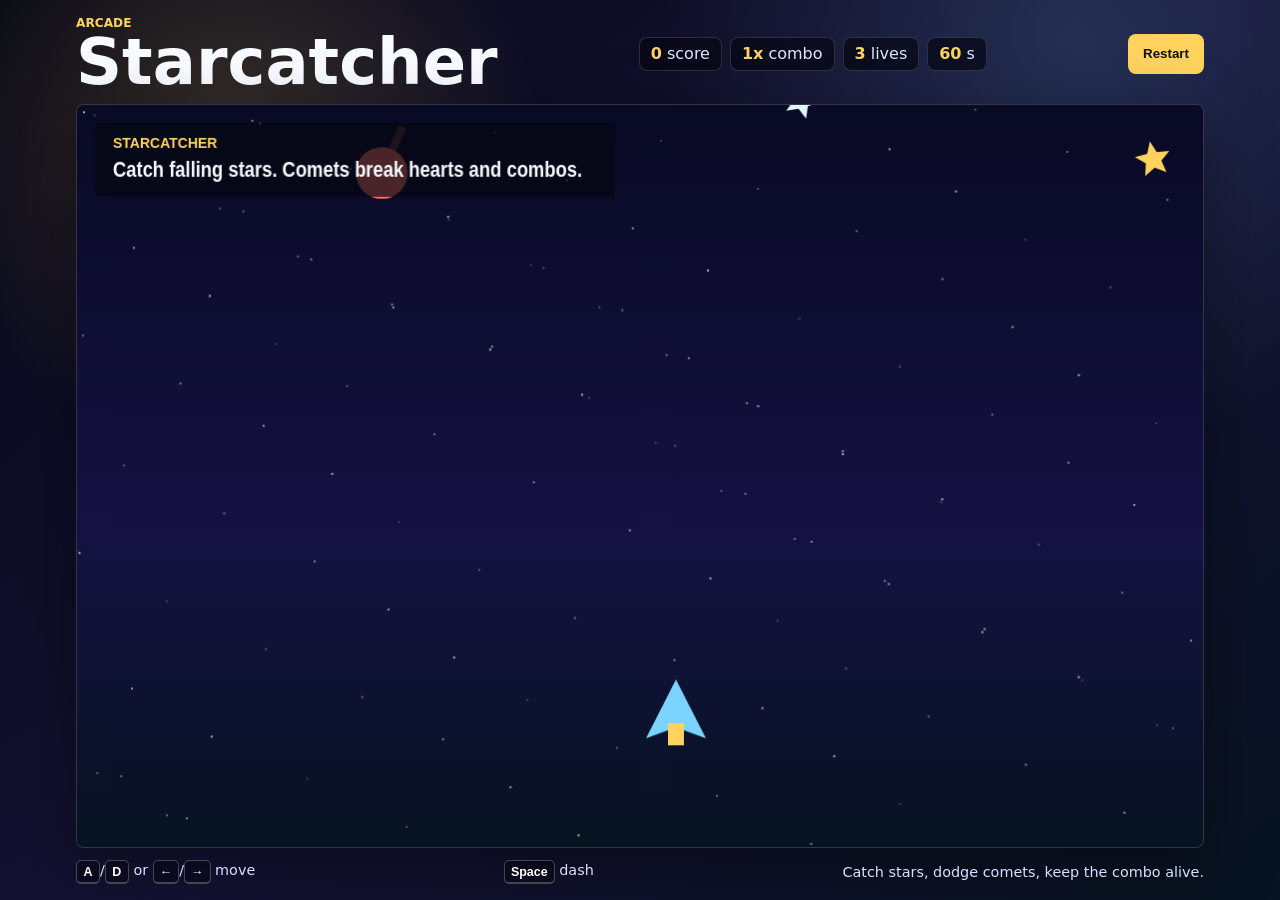
<file: starcatcher/index.html>
<!doctype html>
<html lang="en">
  <head>
    <meta charset="utf-8">
    <meta name="viewport" content="width=device-width, initial-scale=1">
    <title>Starcatcher</title>
    <link rel="stylesheet" href="styles.css">
  </head>
  <body>
    <main class="shell">
      <header class="topbar">
        <div>
          <p class="eyebrow">Arcade</p>
          <h1>Starcatcher</h1>
        </div>
        <div class="stats" aria-live="polite">
          <span><b id="score">0</b> score</span>
          <span><b id="combo">1x</b> combo</span>
          <span><b id="lives">3</b> lives</span>
          <span><b id="time">60</b>s</span>
        </div>
        <button id="restart" type="button">Restart</button>
      </header>

      <canvas id="game" width="1200" height="720" aria-label="Starcatcher game"></canvas>

      <footer class="controls">
        <span><kbd>A</kbd>/<kbd>D</kbd> or <kbd>←</kbd>/<kbd>→</kbd> move</span>
        <span><kbd>Space</kbd> dash</span>
        <span>Catch stars, dodge comets, keep the combo alive.</span>
      </footer>
    </main>
    <script src="game.js"></script>
  </body>
</html>
</file>
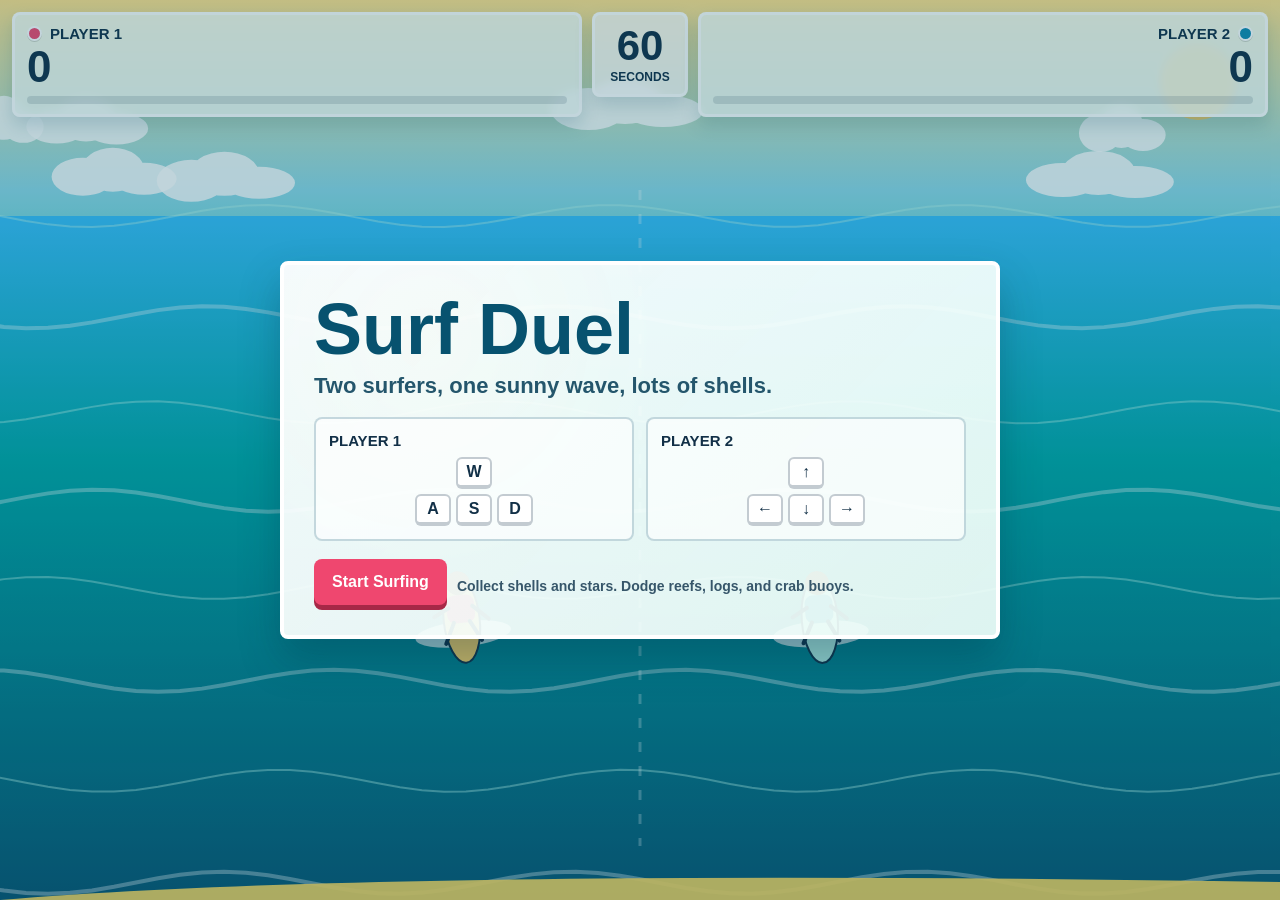
<file: surf-duel-original/index.html>
<!doctype html>
<html lang="en">
<head>
  <meta charset="utf-8">
  <meta name="viewport" content="width=device-width, initial-scale=1">
  <title>Surf Duel</title>
  <style>
    :root {
      color-scheme: light;
      --ink: #123047;
      --foam: #f7fffb;
      --sun: #ffd166;
      --coral: #ef476f;
      --teal: #00a6a6;
      --sea: #087e8b;
      --deep: #07526f;
      --sand: #f4d35e;
      --leaf: #4f772d;
    }

    * {
      box-sizing: border-box;
    }

    html,
    body {
      width: 100%;
      height: 100%;
      margin: 0;
      overflow: hidden;
      font-family: "Trebuchet MS", "Segoe UI", Arial, sans-serif;
      color: var(--ink);
      background: #bfeeff;
    }

    body {
      display: grid;
      place-items: stretch;
    }

    .game-shell {
      position: relative;
      min-width: 320px;
      min-height: 100vh;
      background:
        linear-gradient(180deg, rgba(255, 209, 102, 0.95) 0 13%, rgba(135, 217, 226, 0.9) 13% 27%, transparent 27%),
        linear-gradient(180deg, #48cae4 0%, #00a6a6 48%, #07526f 100%);
      isolation: isolate;
    }

    canvas {
      position: absolute;
      inset: 0;
      width: 100%;
      height: 100%;
      display: block;
      touch-action: none;
    }

    .hud {
      position: absolute;
      top: 12px;
      left: 12px;
      right: 12px;
      z-index: 2;
      display: grid;
      grid-template-columns: minmax(120px, 1fr) auto minmax(120px, 1fr);
      gap: 10px;
      align-items: start;
      pointer-events: none;
    }

    .score {
      min-height: 78px;
      padding: 10px 12px;
      border: 3px solid rgba(255, 255, 255, 0.86);
      border-radius: 8px;
      background: rgba(247, 255, 251, 0.82);
      box-shadow: 0 8px 18px rgba(7, 82, 111, 0.18);
      backdrop-filter: blur(4px);
    }

    .score.right {
      text-align: right;
    }

    .name {
      display: flex;
      gap: 8px;
      align-items: center;
      font-size: 15px;
      font-weight: 800;
      text-transform: uppercase;
    }

    .right .name {
      justify-content: flex-end;
    }

    .dot {
      width: 15px;
      height: 15px;
      border: 2px solid white;
      border-radius: 50%;
      box-shadow: 0 1px 0 rgba(0, 0, 0, 0.16);
    }

    .score-value {
      margin-top: 3px;
      font-size: clamp(26px, 5vw, 44px);
      line-height: 1;
      font-weight: 900;
    }

    .boost {
      margin-top: 7px;
      height: 8px;
      overflow: hidden;
      border-radius: 999px;
      background: rgba(18, 48, 71, 0.14);
    }

    .boost span {
      display: block;
      width: var(--boost, 0%);
      height: 100%;
      border-radius: inherit;
      background: linear-gradient(90deg, var(--teal), var(--sun));
      transition: width 120ms linear;
    }

    .timer {
      min-width: 96px;
      padding: 10px 14px;
      border: 3px solid rgba(255, 255, 255, 0.9);
      border-radius: 8px;
      background: rgba(255, 255, 255, 0.78);
      box-shadow: 0 8px 18px rgba(7, 82, 111, 0.18);
      text-align: center;
      backdrop-filter: blur(4px);
    }

    .timer strong {
      display: block;
      font-size: clamp(24px, 4.6vw, 42px);
      line-height: 1;
    }

    .timer span {
      display: block;
      margin-top: 3px;
      font-size: 12px;
      font-weight: 800;
      text-transform: uppercase;
    }

    .panel {
      position: absolute;
      z-index: 3;
      inset: 0;
      display: grid;
      place-items: center;
      padding: 18px;
      background: rgba(7, 82, 111, 0.24);
    }

    .panel[hidden] {
      display: none;
    }

    .menu {
      width: min(720px, calc(100vw - 32px));
      padding: clamp(18px, 4vw, 30px);
      border: 4px solid white;
      border-radius: 8px;
      background:
        linear-gradient(135deg, rgba(255, 255, 255, 0.95), rgba(240, 255, 249, 0.92)),
        radial-gradient(circle at 20% 20%, rgba(255, 209, 102, 0.45), transparent 36%);
      box-shadow: 0 20px 40px rgba(5, 42, 62, 0.28);
    }

    h1 {
      margin: 0;
      font-size: clamp(38px, 8vw, 72px);
      line-height: 0.95;
      letter-spacing: 0;
      color: var(--deep);
    }

    .tagline {
      margin: 10px 0 18px;
      font-size: clamp(17px, 3vw, 22px);
      font-weight: 800;
      color: #24566c;
    }

    .controls {
      display: grid;
      grid-template-columns: repeat(2, minmax(0, 1fr));
      gap: 12px;
      margin: 16px 0 18px;
    }

    .control-box {
      min-height: 118px;
      padding: 13px;
      border: 2px solid rgba(7, 82, 111, 0.22);
      border-radius: 8px;
      background: rgba(255, 255, 255, 0.65);
    }

    .control-box strong {
      display: block;
      margin-bottom: 8px;
      font-size: 15px;
      text-transform: uppercase;
    }

    .keys {
      display: grid;
      grid-template-columns: repeat(3, 36px);
      grid-auto-rows: 32px;
      gap: 5px;
      align-items: center;
      justify-content: center;
    }

    .key {
      display: grid;
      place-items: center;
      min-width: 32px;
      height: 32px;
      border: 2px solid rgba(18, 48, 71, 0.25);
      border-bottom-width: 4px;
      border-radius: 6px;
      background: white;
      font-weight: 900;
      line-height: 1;
    }

    .key.blank {
      visibility: hidden;
    }

    .menu-row {
      display: flex;
      flex-wrap: wrap;
      gap: 10px;
      align-items: center;
    }

    button {
      min-height: 46px;
      padding: 0 18px;
      border: 0;
      border-radius: 8px;
      background: var(--coral);
      color: white;
      box-shadow: 0 5px 0 #a72847;
      font: inherit;
      font-weight: 900;
      cursor: pointer;
    }

    button:hover,
    button:focus-visible {
      transform: translateY(-1px);
      outline: 3px solid rgba(255, 209, 102, 0.9);
      outline-offset: 3px;
    }

    button:active {
      transform: translateY(3px);
      box-shadow: 0 2px 0 #a72847;
    }

    .small-note {
      margin: 8px 0 0;
      font-size: 14px;
      font-weight: 700;
      color: #36566a;
    }

    .winner {
      margin: 0 0 10px;
      font-size: clamp(22px, 4vw, 32px);
      font-weight: 900;
      color: var(--leaf);
    }

    @media (max-width: 680px) {
      .hud {
        top: 8px;
        left: 8px;
        right: 8px;
        grid-template-columns: 1fr 82px 1fr;
        gap: 6px;
      }

      .score {
        min-height: 66px;
        padding: 8px;
      }

      .name {
        font-size: 12px;
      }

      .timer {
        min-width: 82px;
        padding: 8px;
      }

      .controls {
        grid-template-columns: 1fr;
      }

      .control-box {
        min-height: auto;
      }
    }
  </style>
</head>
<body>
  <main class="game-shell" aria-label="Surf Duel two player surfing game">
    <canvas id="game" width="1280" height="720"></canvas>

    <section class="hud" aria-live="polite">
      <div class="score">
        <div class="name"><span class="dot" style="background:#ef476f"></span>Player 1</div>
        <div class="score-value" id="p1Score">0</div>
        <div class="boost" aria-label="Player 1 boost"><span id="p1Boost"></span></div>
      </div>
      <div class="timer"><strong id="timeLeft">60</strong><span>seconds</span></div>
      <div class="score right">
        <div class="name">Player 2<span class="dot" style="background:#118ab2"></span></div>
        <div class="score-value" id="p2Score">0</div>
        <div class="boost" aria-label="Player 2 boost"><span id="p2Boost"></span></div>
      </div>
    </section>

    <section class="panel" id="startPanel">
      <div class="menu">
        <h1>Surf Duel</h1>
        <p class="tagline">Two surfers, one sunny wave, lots of shells.</p>
        <div class="controls">
          <div class="control-box">
            <strong>Player 1</strong>
            <div class="keys" aria-label="W A S D controls">
              <span class="key blank"></span><span class="key">W</span><span class="key blank"></span>
              <span class="key">A</span><span class="key">S</span><span class="key">D</span>
            </div>
          </div>
          <div class="control-box">
            <strong>Player 2</strong>
            <div class="keys" aria-label="Arrow key controls">
              <span class="key blank"></span><span class="key">↑</span><span class="key blank"></span>
              <span class="key">←</span><span class="key">↓</span><span class="key">→</span>
            </div>
          </div>
        </div>
        <div class="menu-row">
          <button id="startButton" type="button">Start Surfing</button>
          <p class="small-note">Collect shells and stars. Dodge reefs, logs, and crab buoys.</p>
        </div>
      </div>
    </section>

    <section class="panel" id="endPanel" hidden>
      <div class="menu">
        <p class="winner" id="winnerText">Great surfing!</p>
        <h1 id="finalScore">0 - 0</h1>
        <p class="tagline" id="finalMessage">Ready for another wave?</p>
        <div class="menu-row">
          <button id="againButton" type="button">Play Again</button>
          <p class="small-note">Press R any time to restart. Press Space to pause.</p>
        </div>
      </div>
    </section>
  </main>

  <script>
    const canvas = document.getElementById("game");
    const ctx = canvas.getContext("2d");

    const hud = {
      p1Score: document.getElementById("p1Score"),
      p2Score: document.getElementById("p2Score"),
      p1Boost: document.getElementById("p1Boost"),
      p2Boost: document.getElementById("p2Boost"),
      timeLeft: document.getElementById("timeLeft"),
      startPanel: document.getElementById("startPanel"),
      endPanel: document.getElementById("endPanel"),
      winnerText: document.getElementById("winnerText"),
      finalScore: document.getElementById("finalScore"),
      finalMessage: document.getElementById("finalMessage")
    };

    const lanes = { left: 0, right: 0, top: 0, bottom: 0 };
    const keys = new Set();
    const collectables = [];
    const hazards = [];
    const splashes = [];
    const clouds = Array.from({ length: 7 }, (_, i) => ({
      x: Math.random(),
      y: 0.08 + Math.random() * 0.16,
      w: 80 + Math.random() * 80,
      speed: 0.012 + Math.random() * 0.012,
      puff: i % 3
    }));

    let surfers;
    let running = false;
    let paused = false;
    let gameOver = false;
    let last = 0;
    let spawnTick = 0;
    let collectibleTick = 0;
    let wavePhase = 0;
    let remaining = 60;

    function resetGame() {
      surfers = [
        makeSurfer("p1", "#ef476f", "#ffd166", 0.36),
        makeSurfer("p2", "#118ab2", "#b8f2e6", 0.64)
      ];
      collectables.length = 0;
      hazards.length = 0;
      splashes.length = 0;
      spawnTick = 0;
      collectibleTick = 0;
      wavePhase = 0;
      remaining = 60;
      running = true;
      paused = false;
      gameOver = false;
      last = performance.now();
      hud.startPanel.hidden = true;
      hud.endPanel.hidden = true;
      updateHud();
    }

    function makeSurfer(id, suit, board, xPercent) {
      return {
        id,
        x: canvas.width * xPercent,
        y: canvas.height * 0.68,
        vx: 0,
        vy: 0,
        size: 34,
        color: suit,
        board,
        score: 0,
        streak: 0,
        boost: 0,
        wobble: Math.random() * 10,
        invincible: 0
      };
    }

    function resize() {
      const ratio = window.devicePixelRatio || 1;
      const width = Math.max(320, window.innerWidth);
      const height = Math.max(520, window.innerHeight);
      canvas.width = Math.floor(width * ratio);
      canvas.height = Math.floor(height * ratio);
      ctx.setTransform(ratio, 0, 0, ratio, 0, 0);
      canvas.style.width = `${width}px`;
      canvas.style.height = `${height}px`;
      lanes.left = Math.max(18, width * 0.08);
      lanes.right = width - lanes.left;
      lanes.top = Math.max(118, height * 0.22);
      lanes.bottom = height - 44;
      if (surfers) {
        surfers[0].x = clamp(surfers[0].x, lanes.left, lanes.right);
        surfers[1].x = clamp(surfers[1].x, lanes.left, lanes.right);
        surfers.forEach(s => s.y = clamp(s.y, lanes.top, lanes.bottom));
      }
    }

    function update(delta) {
      if (!running || paused || gameOver) return;
      remaining -= delta;
      if (remaining <= 0) {
        remaining = 0;
        finishGame();
        return;
      }

      wavePhase += delta * 2.4;
      spawnTick -= delta;
      collectibleTick -= delta;

      if (spawnTick <= 0) {
        spawnHazard();
        spawnTick = 0.82 + Math.random() * 0.72;
      }

      if (collectibleTick <= 0) {
        spawnCollectable();
        collectibleTick = 0.48 + Math.random() * 0.5;
      }

      surfers.forEach((surfer, index) => updateSurfer(surfer, index, delta));
      moveThings(collectables, delta);
      moveThings(hazards, delta);
      updateSplashes(delta);
      checkCollisions();
      updateHud();
    }

    function updateSurfer(surfer, index, delta) {
      const p1 = surfer.id === "p1";
      const left = p1 ? keys.has("KeyA") : keys.has("ArrowLeft");
      const right = p1 ? keys.has("KeyD") : keys.has("ArrowRight");
      const up = p1 ? keys.has("KeyW") : keys.has("ArrowUp");
      const down = p1 ? keys.has("KeyS") : keys.has("ArrowDown");
      const speed = 390 + surfer.boost * 2.8;
      const drag = Math.pow(0.0008, delta);
      const push = speed * delta;

      if (left) surfer.vx -= push;
      if (right) surfer.vx += push;
      if (up) surfer.vy -= push;
      if (down) surfer.vy += push;

      surfer.vx *= drag;
      surfer.vy *= drag;
      surfer.x += surfer.vx * delta * 9;
      surfer.y += surfer.vy * delta * 9;
      surfer.y += Math.sin(wavePhase * 2 + index) * delta * 18;
      surfer.x = clamp(surfer.x, lanes.left, lanes.right);
      surfer.y = clamp(surfer.y, lanes.top, lanes.bottom);
      surfer.boost = Math.max(0, surfer.boost - delta * 18);
      surfer.invincible = Math.max(0, surfer.invincible - delta);
      surfer.wobble += delta * 5;
    }

    function moveThings(items, delta) {
      for (let i = items.length - 1; i >= 0; i--) {
        const item = items[i];
        item.y += item.speed * delta;
        item.x += Math.sin(wavePhase + item.sway) * item.drift * delta;
        item.spin += delta * item.turn;
        if (item.y > window.innerHeight + 80) items.splice(i, 1);
      }
    }

    function updateSplashes(delta) {
      for (let i = splashes.length - 1; i >= 0; i--) {
        const s = splashes[i];
        s.life -= delta;
        s.x += s.vx * delta;
        s.y += s.vy * delta;
        s.vy += 90 * delta;
        if (s.life <= 0) splashes.splice(i, 1);
      }
    }

    function spawnCollectable() {
      const type = Math.random() > 0.82 ? "star" : "shell";
      collectables.push({
        type,
        x: random(lanes.left + 24, lanes.right - 24),
        y: lanes.top - 42,
        r: type === "star" ? 18 : 15,
        speed: random(115, 190),
        drift: random(-28, 28),
        sway: Math.random() * 10,
        spin: 0,
        turn: random(-3, 3),
        value: type === "star" ? 8 : 3
      });
    }

    function spawnHazard() {
      const type = ["reef", "log", "buoy"][Math.floor(Math.random() * 3)];
      hazards.push({
        type,
        x: random(lanes.left + 28, lanes.right - 28),
        y: lanes.top - 58,
        r: type === "log" ? 27 : 24,
        speed: random(145, 235),
        drift: random(-22, 22),
        sway: Math.random() * 10,
        spin: Math.random() * 10,
        turn: random(-2, 2)
      });
    }

    function checkCollisions() {
      surfers.forEach(surfer => {
        for (let i = collectables.length - 1; i >= 0; i--) {
          const c = collectables[i];
          if (distance(surfer.x, surfer.y, c.x, c.y) < surfer.size + c.r) {
            collectables.splice(i, 1);
            surfer.score += c.value + Math.min(10, surfer.streak);
            surfer.streak += 1;
            surfer.boost = Math.min(100, surfer.boost + 18);
            burst(c.x, c.y, c.type === "star" ? "#ffd166" : "#f7fffb", 14);
          }
        }

        if (surfer.invincible > 0) return;
        for (let i = hazards.length - 1; i >= 0; i--) {
          const h = hazards[i];
          if (distance(surfer.x, surfer.y, h.x, h.y) < surfer.size + h.r - 6) {
            hazards.splice(i, 1);
            surfer.score = Math.max(0, surfer.score - 6);
            surfer.streak = 0;
            surfer.boost = 0;
            surfer.invincible = 1.25;
            surfer.vx *= -0.8;
            surfer.vy *= -0.8;
            burst(surfer.x, surfer.y, "#ffffff", 22);
            break;
          }
        }
      });
    }

    function burst(x, y, color, amount) {
      for (let i = 0; i < amount; i++) {
        splashes.push({
          x,
          y,
          vx: random(-120, 120),
          vy: random(-160, 55),
          r: random(2, 6),
          life: random(0.35, 0.75),
          color
        });
      }
    }

    function draw() {
      const width = window.innerWidth;
      const height = window.innerHeight;
      drawSky(width, height);
      drawWater(width, height);
      drawLaneMarkers(width, height);
      collectables.forEach(drawCollectable);
      hazards.forEach(drawHazard);
      surfers.forEach(drawSurfer);
      drawSplashes();

      if (paused && running && !gameOver) {
        drawCenterMessage("Paused", "Space to surf again");
      }
    }

    function drawSky(width, height) {
      ctx.clearRect(0, 0, width, height);
      const sky = ctx.createLinearGradient(0, 0, 0, height * 0.34);
      sky.addColorStop(0, "#ffe08a");
      sky.addColorStop(0.62, "#8bd7e6");
      sky.addColorStop(1, "#4ecdc4");
      ctx.fillStyle = sky;
      ctx.fillRect(0, 0, width, height * 0.34);

      ctx.fillStyle = "#ffd166";
      ctx.beginPath();
      ctx.arc(width - 82, 82, 38, 0, Math.PI * 2);
      ctx.fill();

      clouds.forEach(cloud => {
        const x = ((cloud.x + wavePhase * cloud.speed) % 1.15) * width - cloud.w;
        const y = cloud.y * height;
        drawCloud(x, y, cloud.w, cloud.puff);
      });
    }

    function drawCloud(x, y, w, puff) {
      ctx.save();
      ctx.fillStyle = "rgba(255,255,255,0.82)";
      ctx.beginPath();
      ctx.ellipse(x + w * 0.25, y + 12, w * 0.24, 17 + puff * 2, 0, 0, Math.PI * 2);
      ctx.ellipse(x + w * 0.48, y + 5, w * 0.24, 22, 0, 0, Math.PI * 2);
      ctx.ellipse(x + w * 0.72, y + 14, w * 0.25, 16, 0, 0, Math.PI * 2);
      ctx.fill();
      ctx.restore();
    }

    function drawWater(width, height) {
      const start = height * 0.24;
      const water = ctx.createLinearGradient(0, start, 0, height);
      water.addColorStop(0, "#38bdf8");
      water.addColorStop(0.36, "#00a6a6");
      water.addColorStop(1, "#07526f");
      ctx.fillStyle = water;
      ctx.fillRect(0, start, width, height - start);

      for (let i = 0; i < 8; i++) {
        const y = start + i * height * 0.105 + Math.sin(wavePhase + i) * 8;
        ctx.strokeStyle = i % 2 ? "rgba(255,255,255,0.34)" : "rgba(184,242,230,0.42)";
        ctx.lineWidth = i % 2 ? 4 : 2;
        ctx.beginPath();
        for (let x = -40; x <= width + 40; x += 22) {
          const wobble = Math.sin(x * 0.018 + wavePhase * 2.4 + i) * 11;
          if (x === -40) ctx.moveTo(x, y + wobble);
          else ctx.lineTo(x, y + wobble);
        }
        ctx.stroke();
      }

      ctx.fillStyle = "rgba(244,211,94,0.92)";
      ctx.beginPath();
      ctx.moveTo(0, height);
      ctx.quadraticCurveTo(width * 0.3, height - 32, width, height - 18);
      ctx.lineTo(width, height);
      ctx.closePath();
      ctx.fill();
    }

    function drawLaneMarkers(width, height) {
      ctx.strokeStyle = "rgba(255,255,255,0.28)";
      ctx.lineWidth = 3;
      ctx.setLineDash([10, 14]);
      ctx.beginPath();
      ctx.moveTo(width / 2, lanes.top - 8);
      ctx.lineTo(width / 2, height - 54);
      ctx.stroke();
      ctx.setLineDash([]);
    }

    function drawSurfer(s) {
      ctx.save();
      ctx.translate(s.x, s.y);
      ctx.rotate(Math.sin(s.wobble) * 0.12 + s.vx * 0.0008);
      if (s.invincible > 0 && Math.floor(s.invincible * 14) % 2 === 0) ctx.globalAlpha = 0.55;

      ctx.fillStyle = "rgba(255,255,255,0.72)";
      ctx.beginPath();
      ctx.ellipse(0, 22, 48, 13, 0, 0, Math.PI * 2);
      ctx.fill();

      ctx.fillStyle = s.board;
      ctx.strokeStyle = "#123047";
      ctx.lineWidth = 2;
      ctx.beginPath();
      ctx.ellipse(0, 8, 18, 43, 0, 0, Math.PI * 2);
      ctx.fill();
      ctx.stroke();

      ctx.fillStyle = s.color;
      roundRect(-14, -17, 28, 28, 8);
      ctx.fill();

      ctx.fillStyle = "#7a4f2a";
      ctx.beginPath();
      ctx.arc(0, -29, 12, 0, Math.PI * 2);
      ctx.fill();

      ctx.strokeStyle = "#123047";
      ctx.lineWidth = 4;
      ctx.lineCap = "round";
      ctx.beginPath();
      ctx.moveTo(-12, -5);
      ctx.lineTo(-27, 6 + Math.sin(s.wobble) * 4);
      ctx.moveTo(12, -5);
      ctx.lineTo(27, 6 - Math.sin(s.wobble) * 4);
      ctx.moveTo(-8, 10);
      ctx.lineTo(-18, 30);
      ctx.moveTo(8, 10);
      ctx.lineTo(18, 30);
      ctx.stroke();
      ctx.restore();
    }

    function drawCollectable(c) {
      ctx.save();
      ctx.translate(c.x, c.y);
      ctx.rotate(c.spin);
      if (c.type === "star") {
        ctx.fillStyle = "#ffd166";
        ctx.strokeStyle = "#a96e00";
        ctx.lineWidth = 2;
        starPath(0, 0, c.r, c.r * 0.48, 5);
        ctx.fill();
        ctx.stroke();
      } else {
        ctx.fillStyle = "#fff8dc";
        ctx.strokeStyle = "#b8860b";
        ctx.lineWidth = 2;
        ctx.beginPath();
        ctx.moveTo(0, -c.r);
        for (let i = 0; i <= 8; i++) {
          const a = -Math.PI / 2 + i * Math.PI / 8;
          const r = c.r * (i % 2 ? 0.78 : 1);
          ctx.lineTo(Math.cos(a) * r, Math.sin(a) * r);
        }
        ctx.closePath();
        ctx.fill();
        ctx.stroke();
      }
      ctx.restore();
    }

    function drawHazard(h) {
      ctx.save();
      ctx.translate(h.x, h.y);
      ctx.rotate(h.spin);
      if (h.type === "reef") {
        ctx.fillStyle = "#594a4e";
        ctx.strokeStyle = "#312a2c";
        ctx.lineWidth = 3;
        ctx.beginPath();
        ctx.moveTo(-28, 22);
        ctx.lineTo(-16, -20);
        ctx.lineTo(-2, 6);
        ctx.lineTo(12, -26);
        ctx.lineTo(30, 22);
        ctx.closePath();
        ctx.fill();
        ctx.stroke();
        ctx.fillStyle = "#b8f2e6";
        ctx.fillRect(-4, -8, 7, 5);
      } else if (h.type === "log") {
        ctx.fillStyle = "#8f5b2e";
        ctx.strokeStyle = "#4e321e";
        ctx.lineWidth = 3;
        roundRect(-34, -13, 68, 26, 13);
        ctx.fill();
        ctx.stroke();
        ctx.strokeStyle = "rgba(255,255,255,0.3)";
        ctx.beginPath();
        ctx.moveTo(-18, -8);
        ctx.lineTo(18, -8);
        ctx.moveTo(-24, 4);
        ctx.lineTo(23, 4);
        ctx.stroke();
      } else {
        ctx.fillStyle = "#ef476f";
        ctx.strokeStyle = "#123047";
        ctx.lineWidth = 3;
        ctx.beginPath();
        ctx.arc(0, 0, 22, 0, Math.PI * 2);
        ctx.fill();
        ctx.stroke();
        ctx.fillStyle = "white";
        ctx.fillRect(-18, -4, 36, 8);
      }
      ctx.restore();
    }

    function drawSplashes() {
      splashes.forEach(s => {
        ctx.globalAlpha = Math.max(0, s.life * 1.6);
        ctx.fillStyle = s.color;
        ctx.beginPath();
        ctx.arc(s.x, s.y, s.r, 0, Math.PI * 2);
        ctx.fill();
        ctx.globalAlpha = 1;
      });
    }

    function drawCenterMessage(title, subtitle) {
      const width = window.innerWidth;
      const height = window.innerHeight;
      ctx.save();
      ctx.fillStyle = "rgba(7, 82, 111, 0.42)";
      ctx.fillRect(0, 0, width, height);
      ctx.fillStyle = "white";
      ctx.textAlign = "center";
      ctx.textBaseline = "middle";
      ctx.font = "900 58px Trebuchet MS, Arial";
      ctx.fillText(title, width / 2, height / 2 - 20);
      ctx.font = "800 22px Trebuchet MS, Arial";
      ctx.fillText(subtitle, width / 2, height / 2 + 34);
      ctx.restore();
    }

    function finishGame() {
      gameOver = true;
      running = false;
      const [a, b] = surfers;
      const winner = a.score === b.score ? "It's a beach draw!" : `${a.score > b.score ? "Player 1" : "Player 2"} wins the wave!`;
      hud.winnerText.textContent = winner;
      hud.finalScore.textContent = `${a.score} - ${b.score}`;
      hud.finalMessage.textContent = a.score === b.score ? "Same score, same glory." : "High five the champion surfer.";
      hud.endPanel.hidden = false;
      updateHud();
    }

    function updateHud() {
      if (!surfers) return;
      hud.p1Score.textContent = surfers[0].score;
      hud.p2Score.textContent = surfers[1].score;
      hud.p1Boost.style.setProperty("--boost", `${surfers[0].boost}%`);
      hud.p2Boost.style.setProperty("--boost", `${surfers[1].boost}%`);
      hud.timeLeft.textContent = Math.ceil(remaining);
    }

    function loop(now) {
      const delta = Math.min(0.033, (now - last) / 1000 || 0);
      last = now;
      update(delta);
      draw();
      requestAnimationFrame(loop);
    }

    function roundRect(x, y, w, h, r) {
      ctx.beginPath();
      ctx.moveTo(x + r, y);
      ctx.arcTo(x + w, y, x + w, y + h, r);
      ctx.arcTo(x + w, y + h, x, y + h, r);
      ctx.arcTo(x, y + h, x, y, r);
      ctx.arcTo(x, y, x + w, y, r);
      ctx.closePath();
    }

    function starPath(x, y, outer, inner, points) {
      ctx.beginPath();
      for (let i = 0; i < points * 2; i++) {
        const r = i % 2 === 0 ? outer : inner;
        const a = -Math.PI / 2 + i * Math.PI / points;
        const px = x + Math.cos(a) * r;
        const py = y + Math.sin(a) * r;
        if (i === 0) ctx.moveTo(px, py);
        else ctx.lineTo(px, py);
      }
      ctx.closePath();
    }

    function random(min, max) {
      return min + Math.random() * (max - min);
    }

    function clamp(value, min, max) {
      return Math.max(min, Math.min(max, value));
    }

    function distance(ax, ay, bx, by) {
      return Math.hypot(ax - bx, ay - by);
    }

    window.addEventListener("resize", resize);
    window.addEventListener("keydown", event => {
      const code = event.code;
      if (["ArrowLeft", "ArrowRight", "ArrowUp", "ArrowDown", "Space"].includes(code)) {
        event.preventDefault();
      }
      if (code === "Space" && running && !gameOver) {
        paused = !paused;
        last = performance.now();
        return;
      }
      if (code === "KeyR") {
        resetGame();
        return;
      }
      if (code === "Enter" && (!running || gameOver)) {
        resetGame();
        return;
      }
      keys.add(code);
    });

    window.addEventListener("keyup", event => {
      keys.delete(event.code);
    });

    document.getElementById("startButton").addEventListener("click", resetGame);
    document.getElementById("againButton").addEventListener("click", resetGame);

    resize();
    surfers = [
      makeSurfer("p1", "#ef476f", "#ffd166", 0.36),
      makeSurfer("p2", "#118ab2", "#b8f2e6", 0.64)
    ];
    updateHud();
    requestAnimationFrame(loop);
  </script>
</body>
</html>
</file>
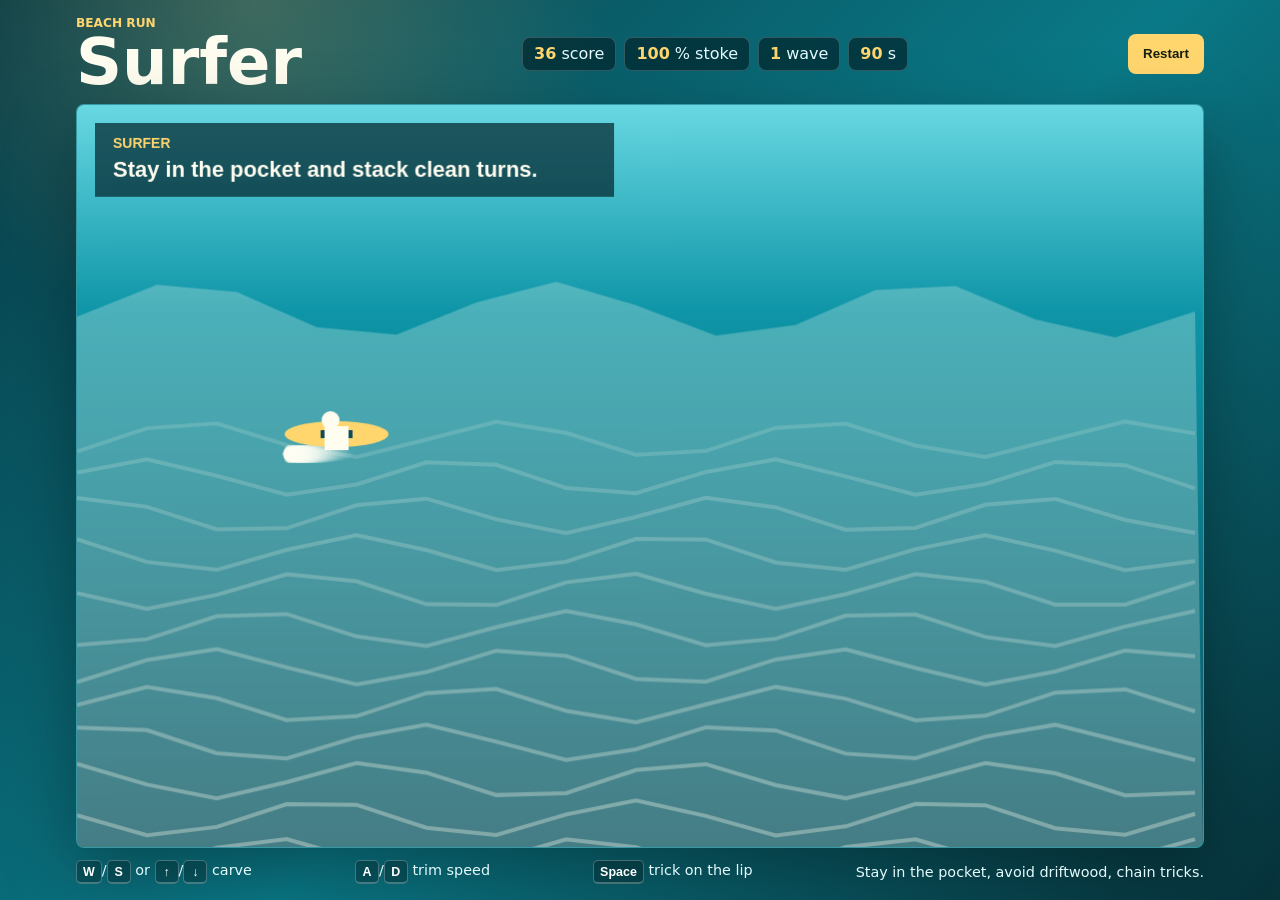
<file: surfer/index.html>
<!doctype html>
<html lang="en">
  <head>
    <meta charset="utf-8">
    <meta name="viewport" content="width=device-width, initial-scale=1">
    <title>Surfer</title>
    <link rel="stylesheet" href="styles.css">
  </head>
  <body>
    <main class="shell">
      <header class="topbar">
        <div>
          <p class="eyebrow">Beach run</p>
          <h1>Surfer</h1>
        </div>
        <div class="stats" aria-live="polite">
          <span><b id="score">0</b> score</span>
          <span><b id="stoke">100</b>% stoke</span>
          <span><b id="wave">1</b> wave</span>
          <span><b id="time">90</b>s</span>
        </div>
        <button id="restart" type="button">Restart</button>
      </header>

      <canvas id="game" width="1200" height="720" aria-label="Surfer game"></canvas>

      <footer class="controls">
        <span><kbd>W</kbd>/<kbd>S</kbd> or <kbd>↑</kbd>/<kbd>↓</kbd> carve</span>
        <span><kbd>A</kbd>/<kbd>D</kbd> trim speed</span>
        <span><kbd>Space</kbd> trick on the lip</span>
        <span>Stay in the pocket, avoid driftwood, chain tricks.</span>
      </footer>
    </main>
    <script src="game.js"></script>
  </body>
</html>
</file>
<file: edencraft-boating/styles.css>
:root {
  color-scheme: dark;
  font-family: Inter, ui-sans-serif, system-ui, -apple-system, BlinkMacSystemFont, "Segoe UI", sans-serif;
  --ink: #071016;
  --navy: #0c1d28;
  --navy-2: #122f3b;
  --teal: #1f8d9a;
  --aqua: #7dd8dd;
  --foam: #f3f1e6;
  --muted: #b7c3c5;
  --gold: #c99a45;
  --line: rgba(243, 241, 230, 0.16);
  background: var(--ink);
  color: var(--foam);
}

* {
  box-sizing: border-box;
}

body {
  margin: 0;
  min-height: 100vh;
  overflow-x: hidden;
  background:
    linear-gradient(180deg, rgba(255, 255, 255, 0.04), transparent 18%),
    radial-gradient(circle at 15% 0%, rgba(125, 216, 221, 0.18), transparent 32%),
    linear-gradient(135deg, #071016 0%, #102932 48%, #071016 100%);
}

.app {
  min-height: 100vh;
  display: grid;
  grid-template-rows: auto minmax(0, 1fr) auto;
  gap: 12px;
  padding: 14px;
}

.brandbar,
.controls {
  display: flex;
  align-items: center;
  justify-content: space-between;
  gap: 14px;
}

.brandbar {
  min-height: 64px;
  border-bottom: 1px solid var(--line);
}

.brandmark {
  display: flex;
  align-items: center;
  gap: 12px;
  min-width: 190px;
}

.brand-symbol {
  display: grid;
  place-items: center;
  width: 42px;
  height: 42px;
  border: 2px solid var(--gold);
  color: var(--gold);
  font-weight: 950;
  font-size: 1.35rem;
}

.brand-name,
.brand-line {
  display: block;
  letter-spacing: 0;
}

.brand-name {
  font-size: 1.05rem;
  font-weight: 950;
}

.brand-line {
  color: var(--aqua);
  font-size: 0.78rem;
  font-weight: 800;
}

.run-stats {
  display: flex;
  flex-wrap: wrap;
  justify-content: center;
  gap: 8px;
}

.run-stats span {
  height: 34px;
  display: inline-flex;
  align-items: center;
  gap: 5px;
  padding: 0 10px;
  border: 1px solid var(--line);
  background: rgba(7, 16, 22, 0.62);
  color: #d9e4e5;
  border-radius: 6px;
  white-space: nowrap;
  font-size: 0.88rem;
}

.run-stats b {
  color: var(--gold);
}

button {
  height: 40px;
  border: 0;
  border-radius: 6px;
  padding: 0 15px;
  background: var(--gold);
  color: #11100d;
  font-weight: 950;
  cursor: pointer;
}

button:hover {
  background: #efc36f;
}

.layout {
  display: grid;
  grid-template-columns: 270px minmax(420px, 1fr) 270px;
  gap: 12px;
  min-height: 0;
}

.panel {
  min-width: 0;
  border: 1px solid var(--line);
  background: rgba(8, 22, 29, 0.82);
  border-radius: 8px;
  padding: 14px;
  overflow: auto;
}

.panel-heading {
  margin-bottom: 12px;
}

.eyebrow {
  margin: 0 0 5px;
  color: var(--aqua);
  text-transform: uppercase;
  font-size: 0.72rem;
  font-weight: 950;
  letter-spacing: 0;
}

h1,
h2,
p {
  margin-top: 0;
}

h1 {
  margin-bottom: 0;
  font-size: 2.2rem;
  line-height: 0.94;
}

h2 {
  margin-bottom: 6px;
  font-size: 1.18rem;
}

.boat-list {
  display: grid;
  gap: 8px;
}

.boat-card {
  width: 100%;
  min-height: 90px;
  display: grid;
  grid-template-columns: 44px 1fr;
  gap: 10px;
  align-items: center;
  text-align: left;
  border: 1px solid var(--line);
  background: rgba(255, 255, 255, 0.035);
  color: var(--foam);
  border-radius: 8px;
  padding: 10px;
}

.boat-card:hover,
.boat-card.active {
  border-color: rgba(201, 154, 69, 0.88);
  background: rgba(201, 154, 69, 0.13);
}

.boat-icon {
  width: 44px;
  height: 44px;
  background: linear-gradient(135deg, #efe9d5 0%, #1f8d9a 100%);
  clip-path: polygon(12% 50%, 32% 16%, 85% 28%, 100% 50%, 85% 72%, 32% 84%);
}

.boat-card strong {
  display: block;
  font-size: 0.94rem;
}

.boat-card small {
  display: block;
  color: var(--muted);
  line-height: 1.25;
}

.briefing,
.owner-note {
  margin-top: 14px;
  padding-top: 13px;
  border-top: 1px solid var(--line);
  color: #d7e1e2;
  line-height: 1.42;
  font-size: 0.92rem;
}

.game-stage {
  position: relative;
  min-height: 0;
  border: 1px solid var(--line);
  border-radius: 8px;
  overflow: hidden;
  background: #0b2734;
  box-shadow: 0 24px 80px rgba(0, 0, 0, 0.36);
}

#game {
  display: block;
  width: 100%;
  height: 100%;
  min-height: 560px;
  touch-action: none;
}

.mission-strip {
  position: absolute;
  left: 12px;
  right: 12px;
  bottom: 12px;
  display: grid;
  grid-template-columns: minmax(0, 1fr) auto auto;
  gap: 8px;
  pointer-events: none;
}

.mission-strip span {
  min-width: 0;
  border: 1px solid rgba(243, 241, 230, 0.2);
  background: rgba(6, 16, 22, 0.78);
  color: var(--foam);
  border-radius: 6px;
  padding: 9px 10px;
  font-weight: 800;
  font-size: 0.86rem;
  overflow: hidden;
  text-overflow: ellipsis;
  white-space: nowrap;
}

.gauge-group {
  display: grid;
  gap: 12px;
  margin: 18px 0;
}

label {
  display: grid;
  gap: 8px;
  color: #d9e4e5;
  font-weight: 850;
  font-size: 0.86rem;
}

input[type="range"] {
  width: 100%;
  accent-color: var(--gold);
}

.objective-list {
  display: grid;
  gap: 8px;
}

.objective {
  border: 1px solid var(--line);
  border-radius: 7px;
  padding: 10px;
  background: rgba(255, 255, 255, 0.035);
  color: #dce8e9;
  font-size: 0.88rem;
}

.objective.done {
  border-color: rgba(125, 216, 221, 0.55);
  color: #92eef1;
}

.controls {
  min-height: 42px;
  flex-wrap: wrap;
  color: #d2dedf;
  font-size: 0.86rem;
}

kbd {
  display: inline-grid;
  place-items: center;
  min-width: 24px;
  height: 24px;
  margin: 0 2px;
  padding: 0 6px;
  border: 1px solid rgba(255, 255, 255, 0.24);
  border-bottom-width: 2px;
  border-radius: 5px;
  background: rgba(0, 0, 0, 0.28);
  color: #fff;
  font: 850 0.78rem/1 Inter, sans-serif;
}

@media (max-width: 1120px) {
  .layout {
    grid-template-columns: 240px minmax(360px, 1fr);
  }

  .owner-panel {
    grid-column: 1 / -1;
    display: grid;
    grid-template-columns: 1fr 1fr 1fr;
    gap: 14px;
  }
}

@media (max-width: 780px) {
  .app {
    padding: 10px;
    gap: 10px;
  }

  .brandbar {
    flex-wrap: wrap;
    align-items: flex-start;
  }

  .run-stats {
    order: 3;
    justify-content: flex-start;
  }

  .layout,
  .owner-panel {
    grid-template-columns: 1fr;
  }

  .layout {
    display: flex;
    flex-direction: column;
  }

  .game-stage {
    order: 1;
  }

  .setup-panel {
    order: 2;
    max-height: none;
  }

  .owner-panel {
    order: 3;
  }

  .boat-list {
    grid-template-columns: 1fr;
  }

  .boat-card {
    min-height: 72px;
  }

  #game {
    min-height: 390px;
  }

  .mission-strip {
    grid-template-columns: 1fr;
  }

  .panel {
    padding: 12px;
  }
}
</file>
<file: starcatcher/styles.css>
:root {
  color-scheme: dark;
  font-family: Inter, ui-sans-serif, system-ui, -apple-system, BlinkMacSystemFont, "Segoe UI", sans-serif;
  background: #070815;
  color: #f8fbff;
}

* {
  box-sizing: border-box;
}

body {
  margin: 0;
  min-height: 100vh;
  display: grid;
  place-items: center;
  background:
    radial-gradient(circle at 18% 16%, rgba(255, 210, 87, 0.18), transparent 24%),
    radial-gradient(circle at 84% 4%, rgba(117, 201, 255, 0.16), transparent 30%),
    linear-gradient(140deg, #070815, #161235 52%, #071320);
}

.shell {
  width: min(1160px, 100vw);
  min-height: 100vh;
  display: grid;
  grid-template-rows: auto minmax(360px, 1fr) auto;
  gap: 12px;
  padding: 16px;
}

.topbar,
.controls {
  display: flex;
  align-items: center;
  justify-content: space-between;
  gap: 14px;
  flex-wrap: wrap;
}

.eyebrow {
  margin: 0 0 4px;
  color: #ffd35e;
  font-size: 0.76rem;
  font-weight: 900;
  text-transform: uppercase;
}

h1 {
  margin: 0;
  font-size: clamp(2rem, 5vw, 4rem);
  line-height: 0.9;
}

.stats {
  display: flex;
  flex-wrap: wrap;
  gap: 8px;
}

.stats span {
  height: 34px;
  display: inline-flex;
  align-items: center;
  gap: 5px;
  padding: 0 11px;
  border: 1px solid rgba(255, 255, 255, 0.15);
  border-radius: 8px;
  background: rgba(5, 7, 18, 0.68);
  color: #dce7ff;
  white-space: nowrap;
}

.stats b {
  color: #ffd35e;
}

button {
  height: 40px;
  border: 0;
  border-radius: 8px;
  padding: 0 15px;
  background: #ffd35e;
  color: #17100b;
  font-weight: 900;
  cursor: pointer;
}

button:hover {
  background: #ffe596;
}

#game {
  width: 100%;
  height: 100%;
  min-height: 430px;
  border: 1px solid rgba(255, 255, 255, 0.16);
  border-radius: 8px;
  background: #0b1026;
  box-shadow: 0 24px 70px rgba(0, 0, 0, 0.42);
}

.controls {
  color: #d8e1ff;
  font-size: 0.9rem;
}

kbd {
  display: inline-grid;
  place-items: center;
  min-width: 24px;
  height: 24px;
  padding: 0 6px;
  border: 1px solid rgba(255, 255, 255, 0.24);
  border-bottom-width: 2px;
  border-radius: 5px;
  background: rgba(0, 0, 0, 0.28);
  color: #fff;
  font: 800 0.78rem/1 Inter, sans-serif;
}
</file>
<file: surfer/styles.css>
:root {
  color-scheme: dark;
  font-family: Inter, ui-sans-serif, system-ui, -apple-system, BlinkMacSystemFont, "Segoe UI", sans-serif;
  background: #072429;
  color: #fffdf0;
}

* {
  box-sizing: border-box;
}

body {
  margin: 0;
  min-height: 100vh;
  display: grid;
  place-items: center;
  background:
    radial-gradient(circle at 20% 0%, rgba(255, 217, 125, 0.22), transparent 26%),
    linear-gradient(135deg, #083c46, #0a7987 54%, #07323a);
}

.shell {
  width: min(1160px, 100vw);
  min-height: 100vh;
  display: grid;
  grid-template-rows: auto minmax(360px, 1fr) auto;
  gap: 12px;
  padding: 16px;
}

.topbar,
.controls {
  display: flex;
  align-items: center;
  justify-content: space-between;
  gap: 14px;
  flex-wrap: wrap;
}

.eyebrow {
  margin: 0 0 4px;
  color: #ffd66e;
  font-size: 0.76rem;
  font-weight: 900;
  text-transform: uppercase;
}

h1 {
  margin: 0;
  font-size: clamp(2.2rem, 5vw, 4.4rem);
  line-height: 0.9;
}

.stats {
  display: flex;
  flex-wrap: wrap;
  gap: 8px;
}

.stats span {
  height: 34px;
  display: inline-flex;
  align-items: center;
  gap: 5px;
  padding: 0 11px;
  border: 1px solid rgba(255, 255, 255, 0.18);
  border-radius: 8px;
  background: rgba(2, 39, 46, 0.72);
  color: #e5fbff;
  white-space: nowrap;
}

.stats b {
  color: #ffd66e;
}

button {
  height: 40px;
  border: 0;
  border-radius: 8px;
  padding: 0 15px;
  background: #ffd66e;
  color: #18200d;
  font-weight: 900;
  cursor: pointer;
}

button:hover {
  background: #ffe49b;
}

#game {
  width: 100%;
  height: 100%;
  min-height: 430px;
  border: 1px solid rgba(255, 255, 255, 0.18);
  border-radius: 8px;
  background: #0b8391;
  box-shadow: 0 24px 70px rgba(0, 0, 0, 0.34);
}

.controls {
  color: #e4fbfd;
  font-size: 0.9rem;
}

kbd {
  display: inline-grid;
  place-items: center;
  min-width: 24px;
  height: 24px;
  padding: 0 6px;
  border: 1px solid rgba(255, 255, 255, 0.26);
  border-bottom-width: 2px;
  border-radius: 5px;
  background: rgba(0, 0, 0, 0.24);
  color: #fff;
  font: 800 0.78rem/1 Inter, sans-serif;
}
</file>
